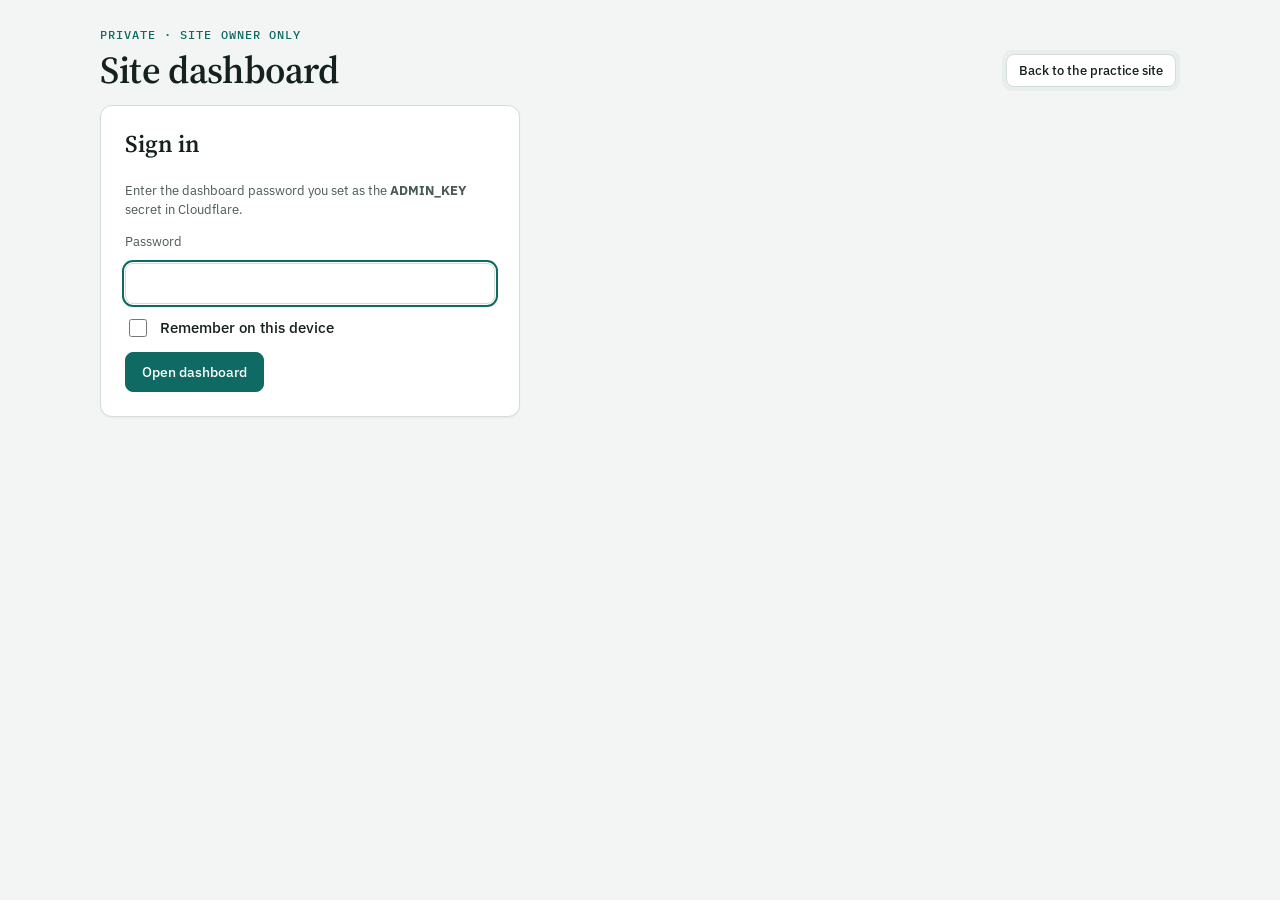
<file: docs/admin.html>
<!doctype html>
<html lang="en">
<head>
<meta charset="utf-8">
<meta name="viewport" content="width=device-width, initial-scale=1, viewport-fit=cover">
<meta name="robots" content="noindex, nofollow">
<title>DFT SJT Site Dashboard</title>
<link rel="icon" href="icon.svg" type="image/svg+xml">
<link rel="preconnect" href="https://fonts.googleapis.com">
<link rel="preconnect" href="https://fonts.gstatic.com" crossorigin>
<link rel="stylesheet" href="https://fonts.googleapis.com/css2?family=IBM+Plex+Mono:wght@400;500;600&family=IBM+Plex+Sans:ital,wght@0,400;0,500;0,600;1,400&family=Source+Serif+4:opsz,wght@8..60,400;8..60,600&display=swap">
<link rel="stylesheet" href="styles.css">
<style>
.dash{display:grid; gap:18px}
.dhead{display:flex; flex-wrap:wrap; gap:10px 16px; align-items:flex-end; justify-content:space-between}
.dmeta{font-size:13px; color:var(--ink-3)}
.login{max-width:420px; display:grid; gap:12px}
.login input[type=password]{font:15px var(--sans); padding:10px 12px; border:1px solid var(--line); border-radius:8px; background:var(--surface); color:var(--ink); width:100%}
.login input:focus{outline:2px solid var(--accent); outline-offset:1px}
.err{color:var(--bad); font-size:13.5px; margin:0}
.tiles6{display:grid; grid-template-columns:repeat(auto-fit, minmax(150px, 1fr)); gap:10px}
.tile .sub2{font-size:12px; color:var(--ink-3)}
.filters{display:flex; flex-wrap:wrap; gap:8px; align-items:center}
.filters .seg{grid-template-columns:repeat(3, auto)}
.charts{display:grid; grid-template-columns:1fr 1fr; gap:14px}
.chartcard{position:relative; background:var(--surface); border:1px solid var(--line); border-radius:12px; padding:16px; min-width:0}
.chartcard h3{margin:0 0 2px; font:600 15px var(--sans)}
.chartcard .cap{margin:0 0 10px; font-size:12.5px; color:var(--ink-3)}
.chartcard svg{width:100%; height:auto; display:block; overflow:visible}
.chartcard .gl{stroke:var(--line); stroke-width:1}
.chartcard .ax{fill:var(--ink-3); font:500 11px var(--mono)}
.chartcard .area{fill:var(--accent-soft); opacity:.75}
.chartcard .ln{fill:none; stroke:var(--accent); stroke-width:2; stroke-linejoin:round; stroke-linecap:round}
.chartcard .bar{fill:var(--accent)}
.chartcard .bar.hot{fill:var(--ink)}
.chartcard .pt{fill:var(--accent); stroke:var(--surface); stroke-width:2}
.chartcard .xh{stroke:var(--ink-3); stroke-width:1; stroke-dasharray:3 3}
.chartcard .hit{fill:transparent; cursor:crosshair}
.tip{position:absolute; pointer-events:none; background:var(--ink); color:var(--ground); font:500 12px/1.4 var(--sans); padding:7px 9px; border-radius:7px; white-space:nowrap; transform:translate(-50%, -110%); box-shadow:var(--shadow)}
.tip b{font-family:var(--mono)}
.datatoggle{font-size:12.5px; margin-top:8px}
.datatoggle summary{cursor:pointer; color:var(--accent)}
.flag{font:600 11.5px var(--mono); padding:3px 8px; border-radius:999px; white-space:nowrap}
.flag.recheck{background:var(--bad-soft); color:var(--bad)}
.flag.watch{background:var(--near-soft); color:var(--near)}
.flag.ok{background:var(--good-soft); color:var(--good)}
.flag.few{background:var(--surface-2); color:var(--ink-3)}
.qrow{cursor:pointer}
.qrow:hover td{background:var(--surface-2)}
.qrow td:first-child{white-space:nowrap}
.qdetail td{background:var(--surface-2); padding:14px}
.qdetail .scn{font:400 15px/1.5 var(--serif); margin:0 0 10px; max-width:70ch}
.qdetail .optt{width:100%; border-collapse:collapse; font-size:13.5px}
.qdetail .optt td,.qdetail .optt th{padding:6px 8px; border-bottom:1px solid var(--line); text-align:left; vertical-align:top}
.qdetail .optt th{font:500 11px var(--mono); text-transform:uppercase; letter-spacing:.05em; color:var(--ink-3)}
.minibar{display:inline-block; height:8px; border-radius:4px; background:var(--accent); vertical-align:middle; margin-right:6px}
.comments{display:grid; gap:8px}
.cmt{background:var(--surface-2); border-radius:10px; padding:10px 12px; font-size:14px}
.cmt .cm{font:500 12px var(--mono); color:var(--ink-3); margin-bottom:4px}
.empty{color:var(--ink-3); font-size:14px}
.meter{height:8px; border-radius:4px; background:var(--surface-2); margin-top:8px; overflow:hidden}
.meter span{display:block; height:100%; background:var(--accent)}
.card .tiles6,.card .chartcard{margin-bottom:14px}
.alerts{display:grid; gap:8px}
.alert{margin:0; padding:10px 14px; border-radius:10px; font-size:14px; border:1px solid}
.alert.red{background:var(--bad-soft); color:var(--bad); border-color:var(--bad)}
.alert.amber{background:var(--near-soft); color:var(--near); border-color:var(--near)}
.alert a{color:inherit; text-decoration:underline; margin-left:6px}
.alertok{margin:0; font-size:13px; color:var(--good)}
.auto{font-size:13px}
.qtools{display:flex; flex-wrap:wrap; gap:8px; align-items:center; margin:10px 0}
.qtools input[type=search]{flex:1 1 220px; font:14px var(--sans); padding:8px 10px; border:1px solid var(--line); border-radius:8px; background:var(--surface); color:var(--ink)}
.qtools input:focus{outline:2px solid var(--accent); outline-offset:1px}
.card .plabel{margin:16px 0 6px}
.errt td{vertical-align:top}
.errt td:nth-child(3){min-width:260px; max-width:48ch; overflow-wrap:anywhere}
.kv{border-collapse:collapse; font-size:12.5px; margin-top:6px}
.kv th{font:500 11px var(--mono); color:var(--ink-3); text-align:left; padding:3px 10px 3px 0; vertical-align:top; white-space:nowrap}
.kv td{padding:3px 0; overflow-wrap:anywhere}
/* wide screens: use the room, as the main site does */
@media (min-width:1360px){
  .wrap{max-width:1320px; padding-inline:28px}
  .dash{grid-template-columns:repeat(2, minmax(0, 1fr)); align-items:start}
  .dash > *{grid-column:1 / -1}
  .dash > .card.half{grid-column:auto; min-width:0}
}
.gcols, .rcols{display:grid; gap:14px 24px}
@media (min-width:1360px){ .gcols{grid-template-columns:minmax(0, 1fr) minmax(0, 1fr)} }
@media (min-width:1640px){ .rcols{grid-template-columns:repeat(3, minmax(0, 1fr))} }
@media (min-width:1640px){ .wrap{max-width:1560px; padding-inline:36px} .tiles6{grid-template-columns:repeat(auto-fit, minmax(170px, 1fr))} }
@media (min-width:2000px){ .wrap{max-width:1760px} }
@media (max-width:760px){ .charts{grid-template-columns:1fr} }
</style>
</head>
<body>
<div class="wrap">
  <header class="top">
    <div>
      <p class="eyebrow">Private · site owner only</p>
      <h1>Site dashboard</h1>
    </div>
    <nav class="views"><a class="btn small" href="./">Back to the practice site</a></nav>
  </header>
  <main id="dash" class="dash" aria-live="polite"></main>
</div>
<script src="questions.js"></script>
<script src="admin.js"></script>
</body>
</html>
</file>
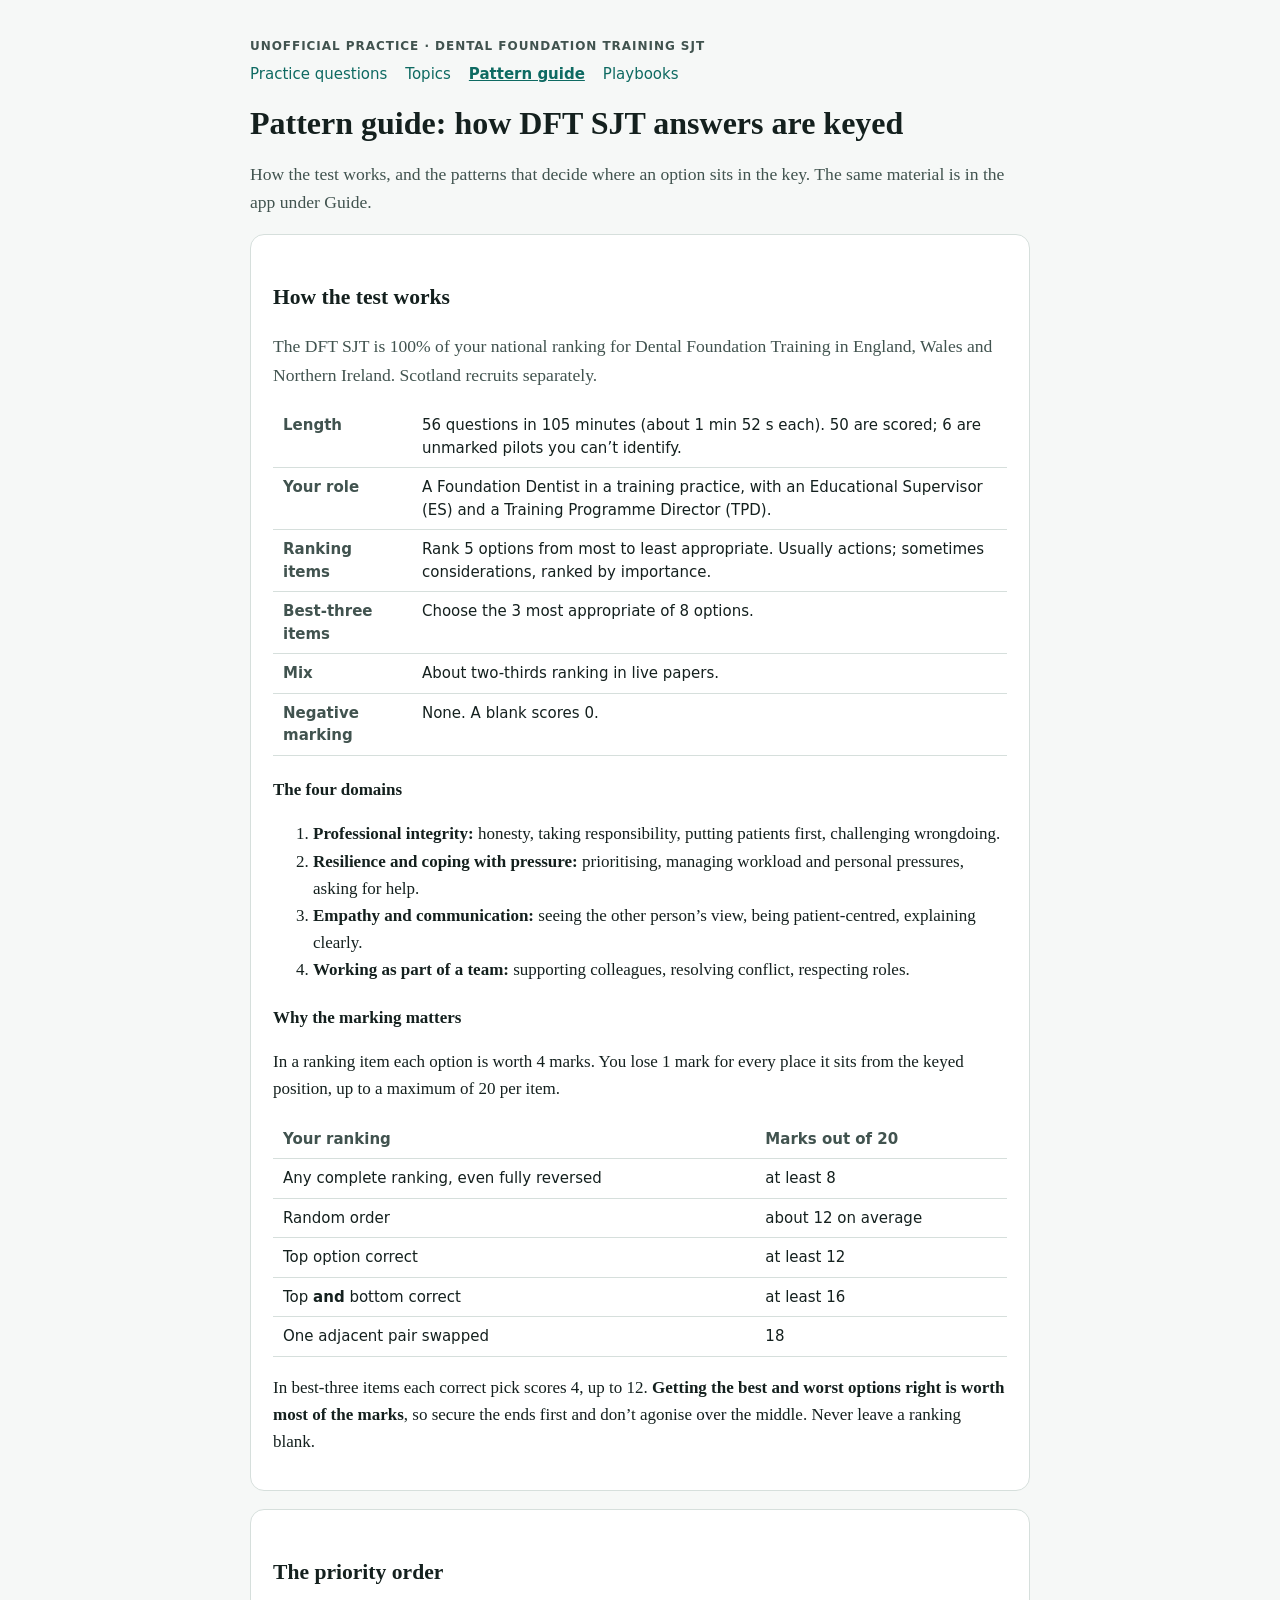
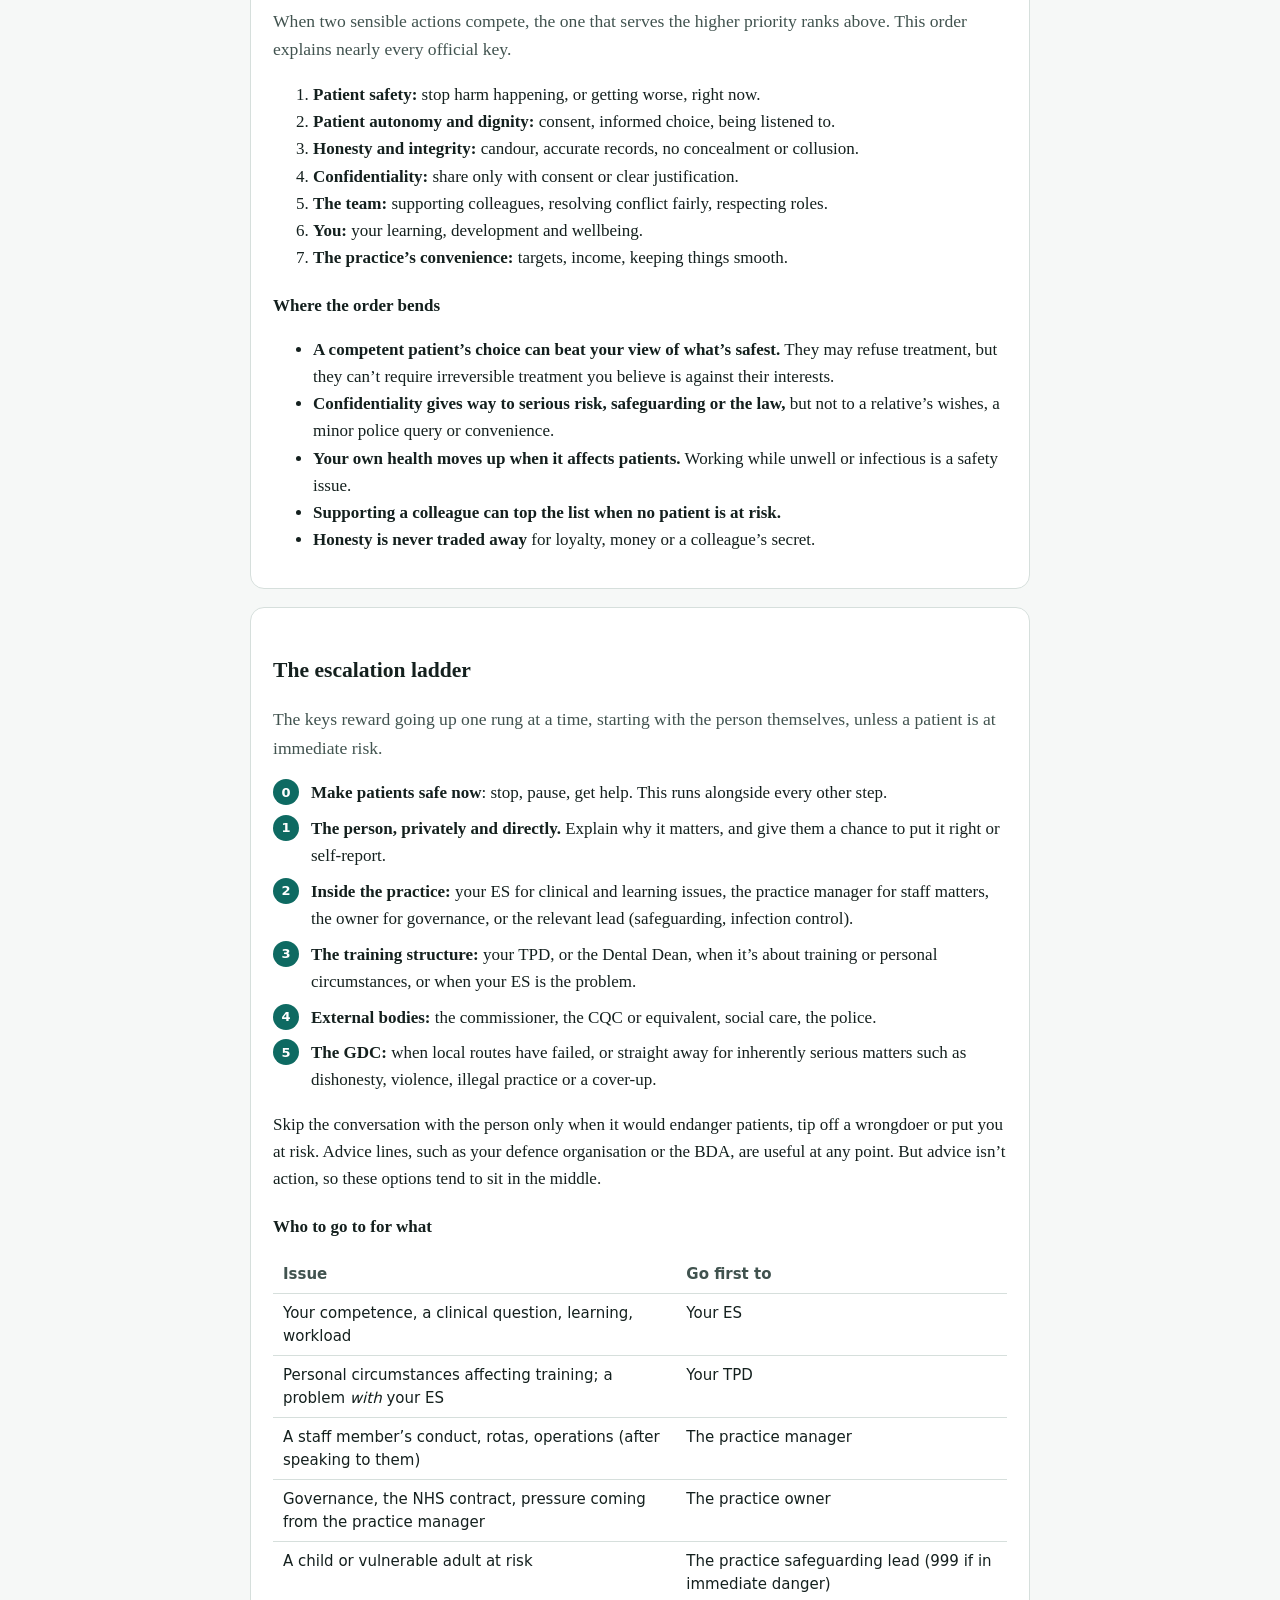
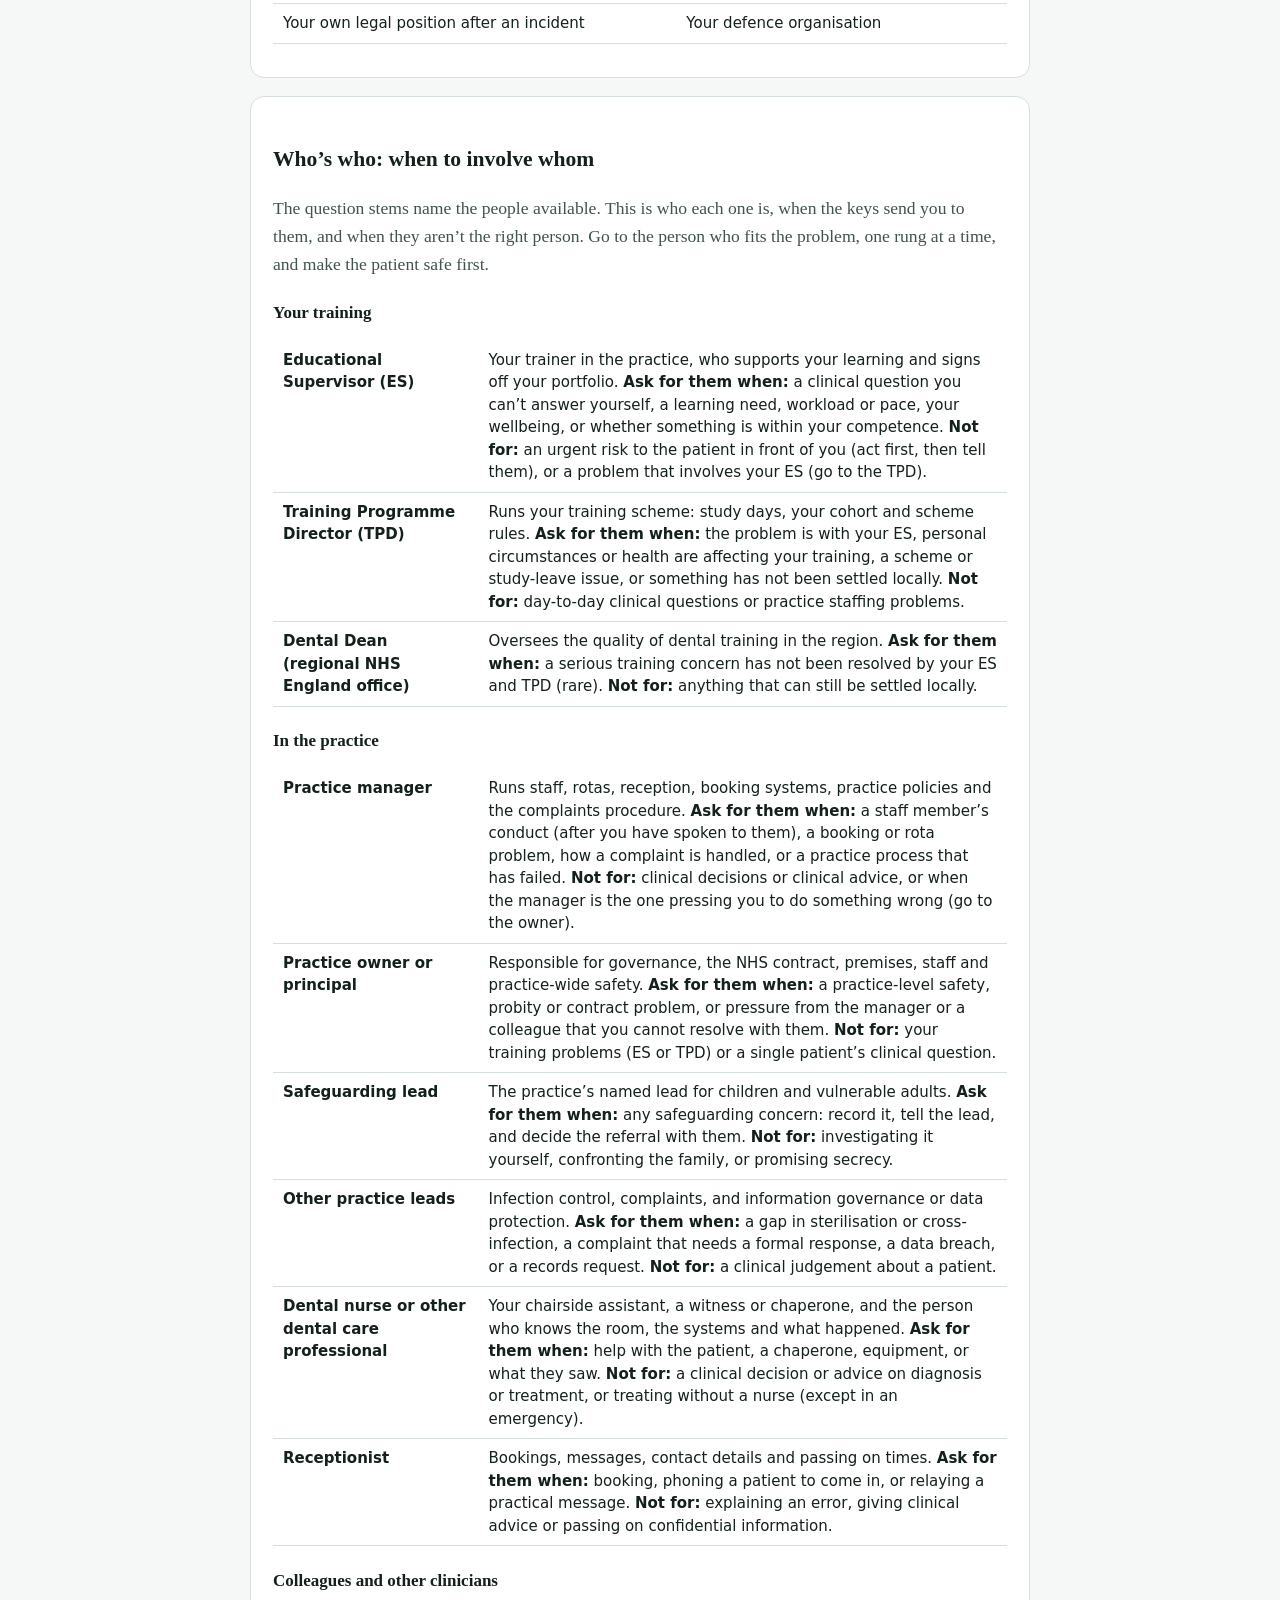
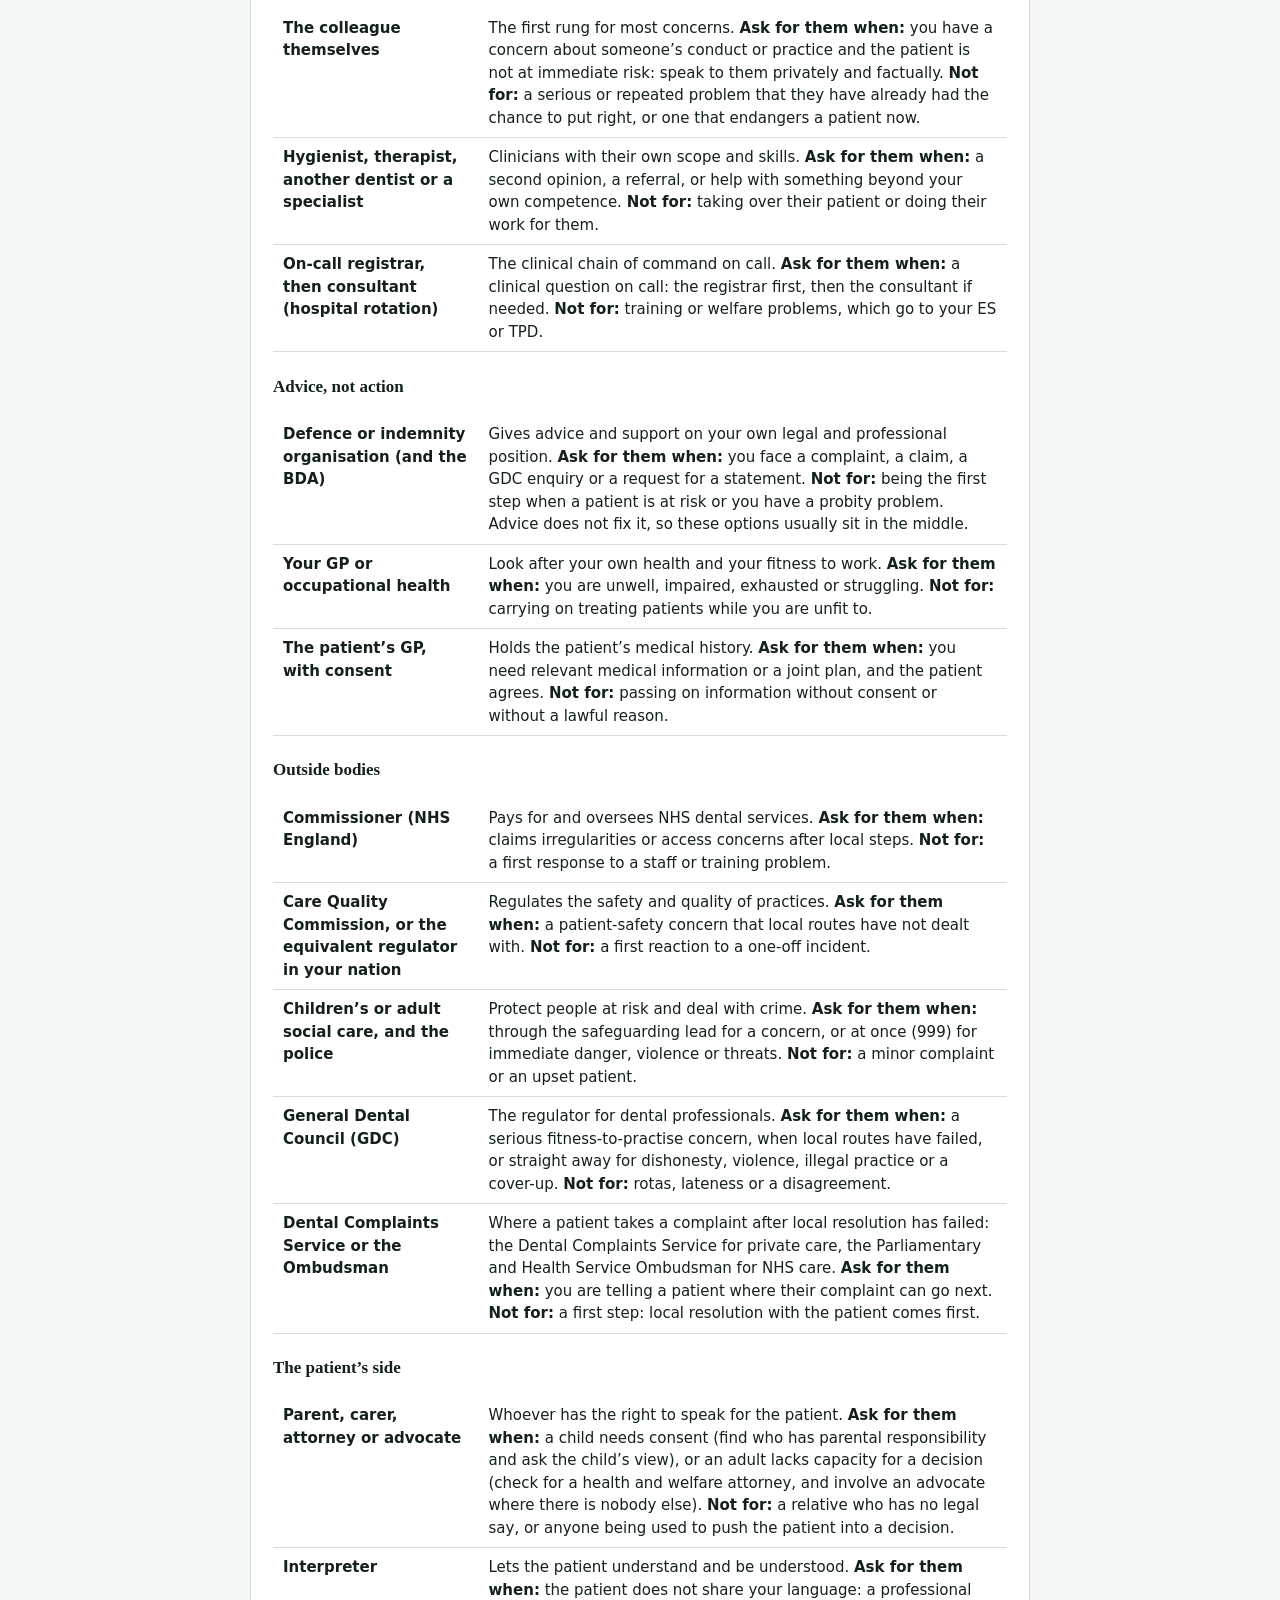
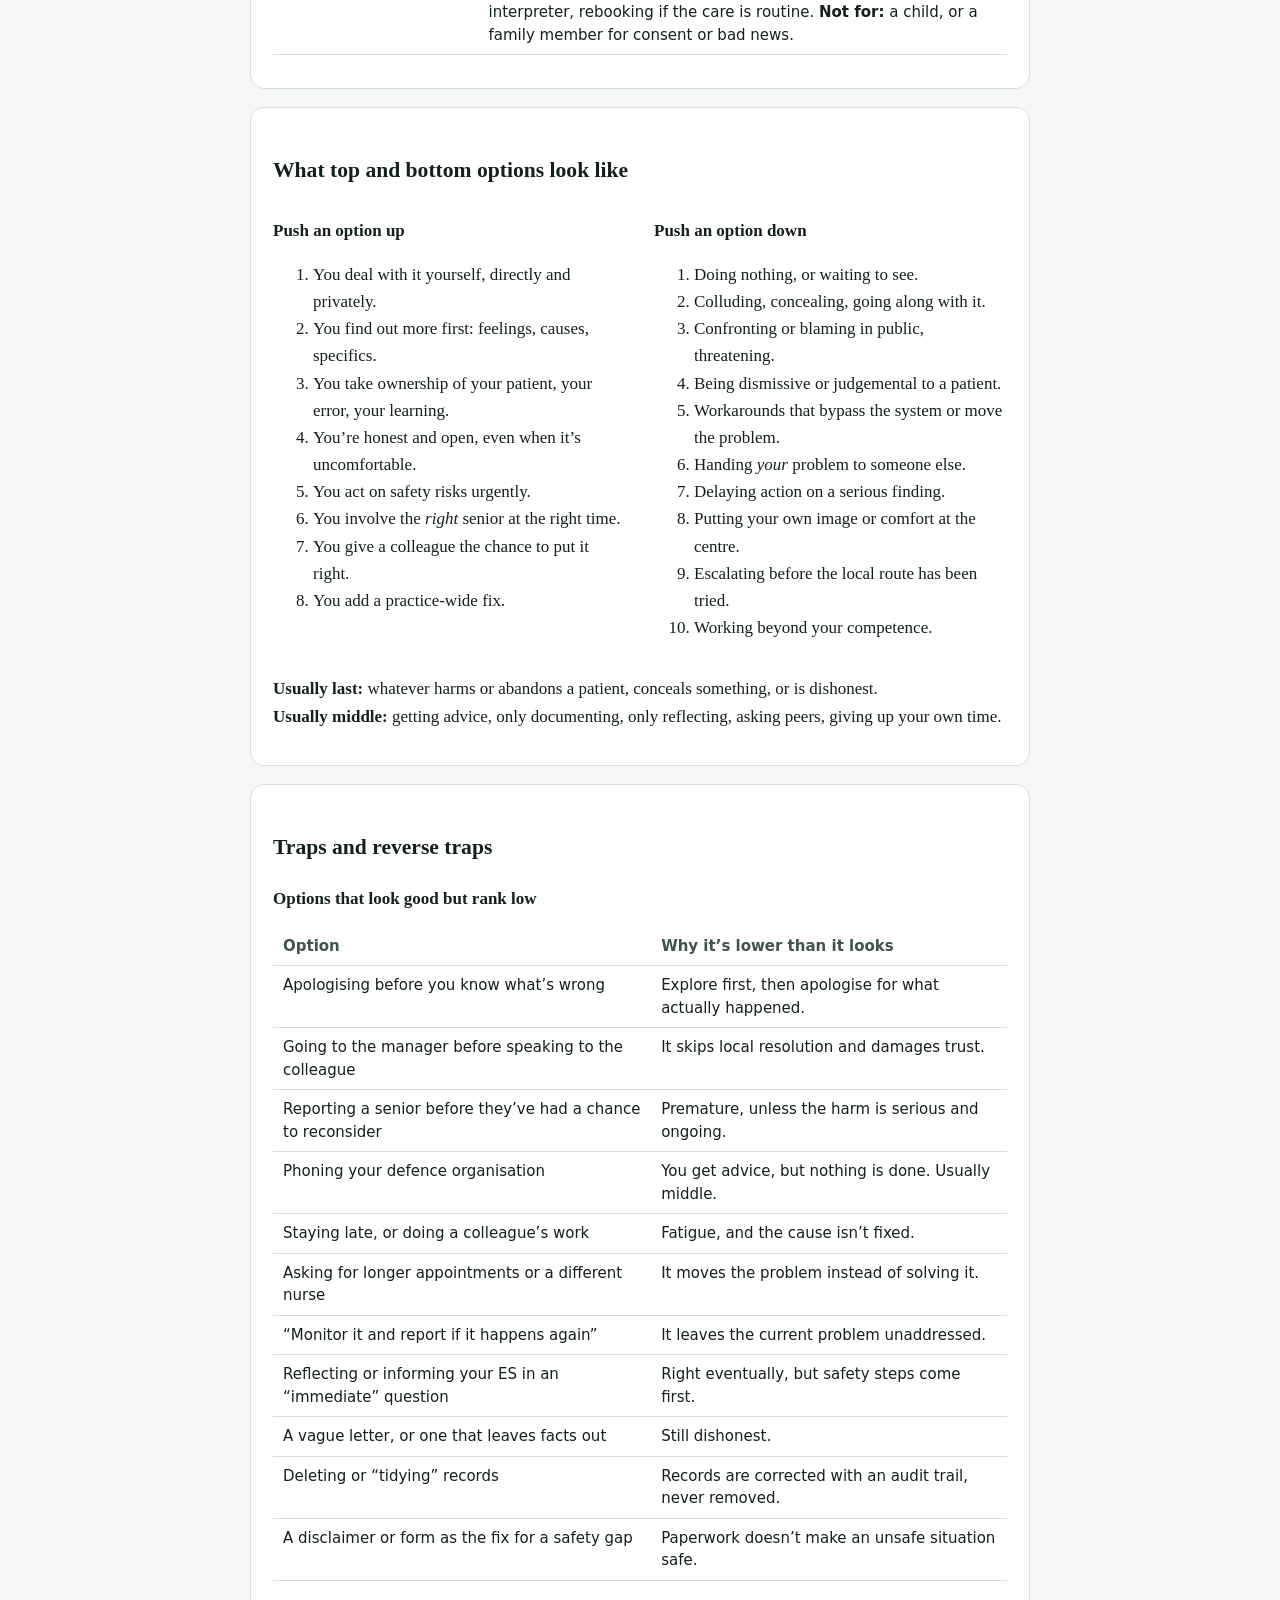
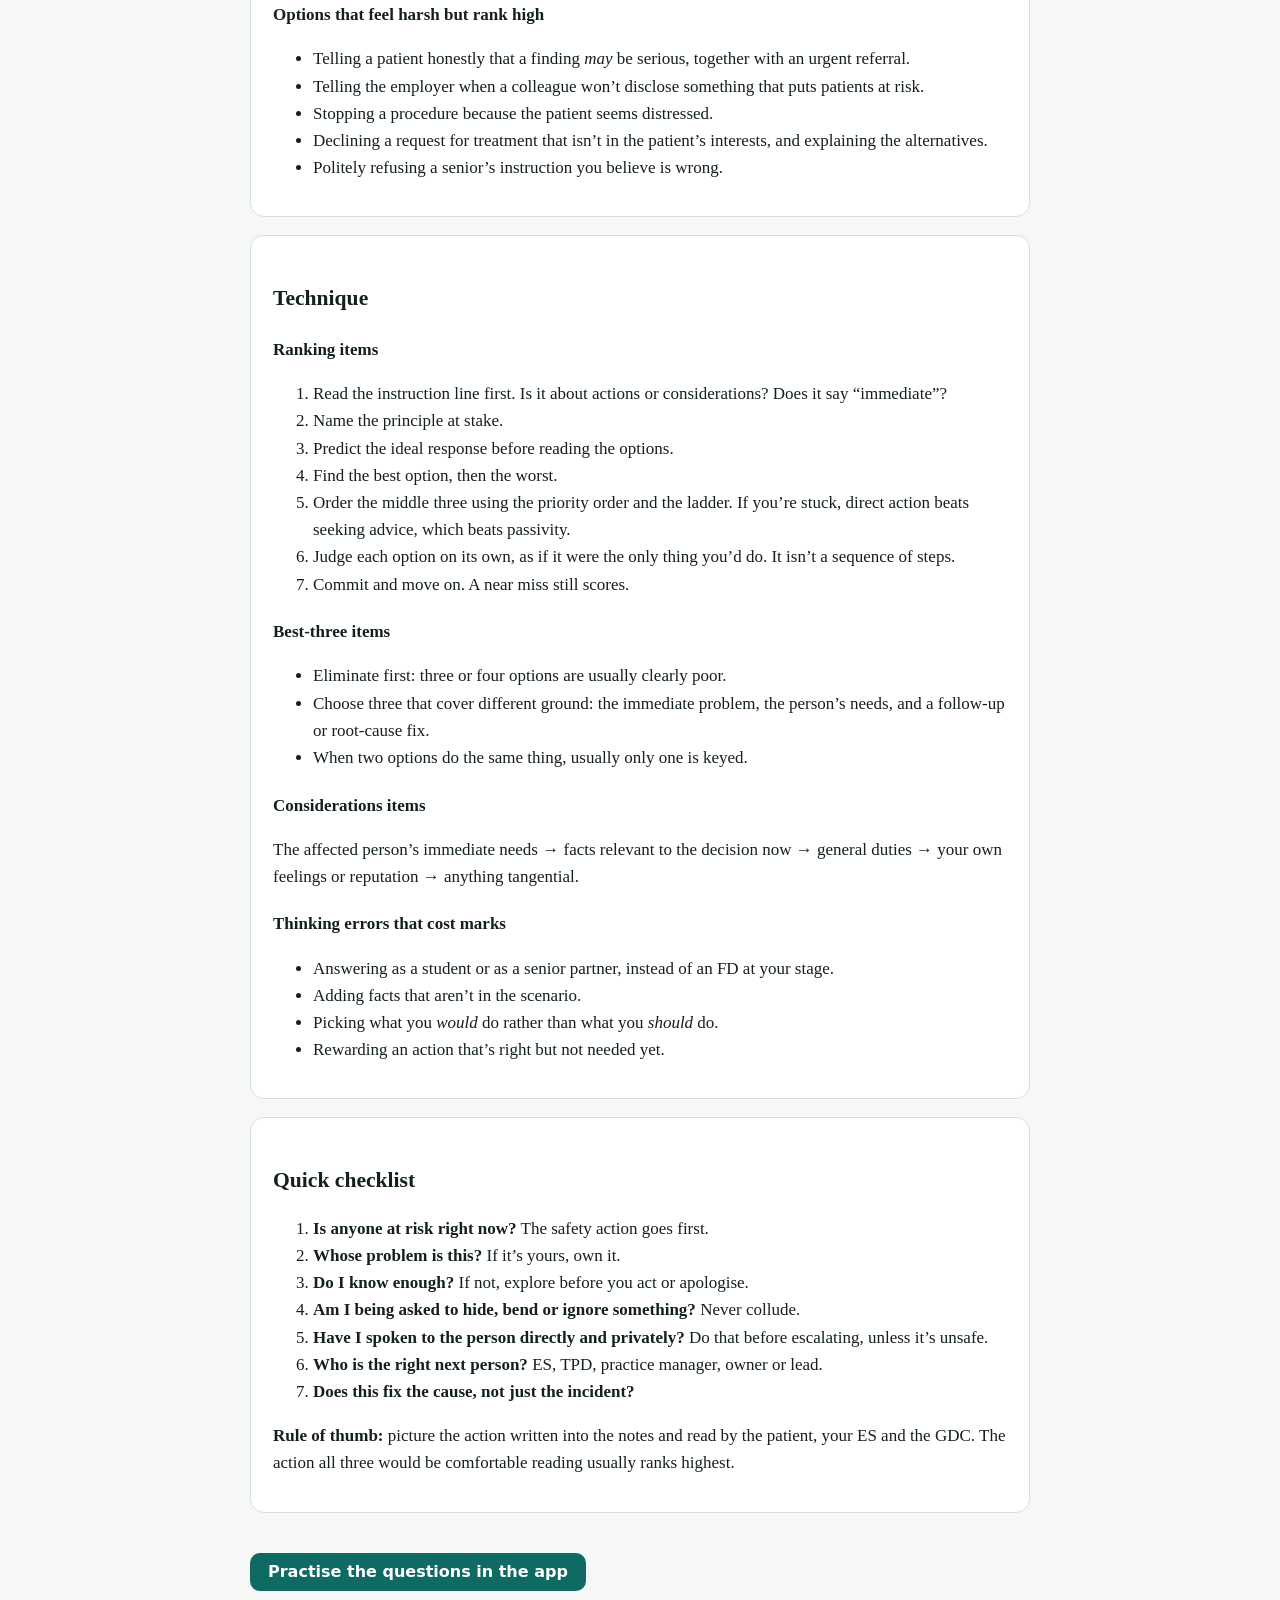
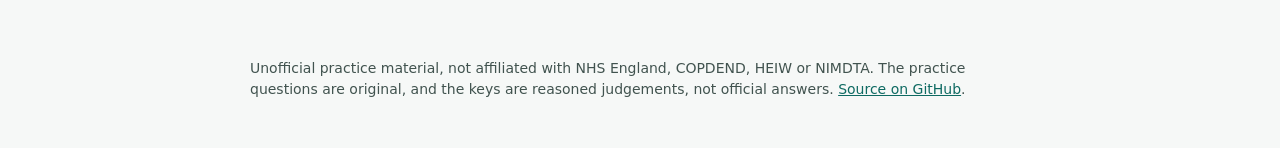
<file: docs/pattern-guide.html>
<!doctype html>
<html lang="en-GB">
<head>
<meta charset="utf-8">
<meta name="viewport" content="width=device-width, initial-scale=1">
<title>Pattern guide: how DFT SJT answers are keyed | DFT SJT Mock Question Bank</title>
<meta name="description" content="How the Dental Foundation Training SJT works and the patterns behind its answers: the priority order, the escalation ladder, what top and bottom options look like, traps and technique.">
<link rel="canonical" href="https://sajeev2112.github.io/dft-sjt-mock/pattern-guide.html">
<link rel="icon" href="icon.svg" type="image/svg+xml">
<meta property="og:type" content="article">
<meta property="og:site_name" content="DFT SJT Mock Question Bank">
<meta property="og:title" content="Pattern guide: how DFT SJT answers are keyed">
<meta property="og:description" content="How the Dental Foundation Training SJT works and the patterns behind its answers: the priority order, the escalation ladder, what top and bottom options look like, traps and technique.">
<meta property="og:url" content="https://sajeev2112.github.io/dft-sjt-mock/pattern-guide.html">
<meta property="og:image" content="https://sajeev2112.github.io/dft-sjt-mock/og-image.png">
<meta name="twitter:card" content="summary_large_image">
<script type="application/ld+json">{"@context":"https://schema.org","@type":"WebPage","name":"Pattern guide: how DFT SJT answers are keyed | DFT SJT Mock Question Bank","description":"How the Dental Foundation Training SJT works and the patterns behind its answers: the priority order, the escalation ladder, what top and bottom options look like, traps and technique.","url":"https://sajeev2112.github.io/dft-sjt-mock/pattern-guide.html","isPartOf":{"@type":"WebSite","name":"DFT SJT Mock Question Bank","url":"https://sajeev2112.github.io/dft-sjt-mock/"},"inLanguage":"en-GB"}</script>
<style>:root{--bg:#f6f8f7;--card:#fff;--ink:#14201e;--ink2:#41534f;--line:#d6dfdc;--accent:#0e6a62}@media(prefers-color-scheme:dark){:root{--bg:#0e1413;--card:#151d1c;--ink:#e8efed;--ink2:#a7b8b4;--line:#27332f;--accent:#6fcfc0}}
*{box-sizing:border-box}body{margin:0;background:var(--bg);color:var(--ink);font:17px/1.6 Georgia,"Times New Roman",serif}main,header,footer{max-width:820px;margin:0 auto;padding:0 20px}header{padding-top:28px}
nav{display:flex;flex-wrap:wrap;gap:6px 18px;font:15px/1.4 system-ui,sans-serif;margin:10px 0 0}nav a{color:var(--accent);text-decoration:none}nav a[aria-current]{font-weight:700;text-decoration:underline}
h1{font-size:2rem;line-height:1.2;margin:.6em 0 .3em}h2{font-size:1.35rem;margin:1.8em 0 .4em}h3,h4{margin:1.2em 0 .3em}.eyebrow{font:600 12px/1 system-ui,sans-serif;letter-spacing:.08em;text-transform:uppercase;color:var(--ink2)}
.lead{font-size:1.1rem;color:var(--ink2)}a{color:var(--accent)}table{border-collapse:collapse;width:100%;font:15px/1.5 system-ui,sans-serif;margin:1em 0}th,td{border-bottom:1px solid var(--line);padding:8px 10px;text-align:left;vertical-align:top}th{color:var(--ink2);font-weight:600}tbody th[scope=row]{width:28%;color:var(--ink)}
.cta{display:inline-block;margin:1.4em 0;padding:11px 18px;background:var(--accent);color:#fff;border-radius:10px;font:600 16px/1 system-ui,sans-serif;text-decoration:none}@media(prefers-color-scheme:dark){.cta{color:#0e1413}}
.ladder{list-style:none;padding:0}.ladder li{display:flex;gap:12px;margin:.5em 0}.ladder li>span{flex:0 0 auto;width:26px;height:26px;border-radius:50%;background:var(--accent);color:#fff;display:grid;place-items:center;font:600 13px system-ui,sans-serif}
.cols{display:grid;grid-template-columns:1fr 1fr;gap:0 28px}@media(max-width:620px){.cols{grid-template-columns:1fr}}.gcols{display:grid;grid-template-columns:1fr 1fr;gap:0 28px}@media(max-width:620px){.gcols{grid-template-columns:1fr}}
footer{padding:28px 20px 48px;color:var(--ink2);font:14px/1.5 system-ui,sans-serif}.sec{background:var(--card);border:1px solid var(--line);border-radius:14px;padding:6px 22px 18px;margin:18px 0}</style>
</head>
<body>
<header>
<p class="eyebrow">Unofficial practice · Dental Foundation Training SJT</p>
<nav aria-label="Pages"><a href="./">Practice questions</a><a href="topics.html">Topics</a><a href="pattern-guide.html" aria-current="page">Pattern guide</a><a href="playbooks.html">Playbooks</a></nav>
</header>
<main>
<h1>Pattern guide: how DFT SJT answers are keyed</h1>
<p class="lead">How the test works, and the patterns that decide where an option sits in the key. The same material is in the app under Guide.</p>
<section class="sec" id="format"><h2>How the test works</h2>
<p class="lead">The DFT SJT is 100% of your national ranking for Dental Foundation Training in England, Wales and Northern Ireland. Scotland recruits separately.</p>
<table class="gtable"><tbody>
<tr><th>Length</th><td>56 questions in 105 minutes (about 1 min 52 s each). 50 are scored; 6 are unmarked pilots you can’t identify.</td></tr>
<tr><th>Your role</th><td>A Foundation Dentist in a training practice, with an Educational Supervisor (ES) and a Training Programme Director (TPD).</td></tr>
<tr><th>Ranking items</th><td>Rank 5 options from most to least appropriate. Usually actions; sometimes considerations, ranked by importance.</td></tr>
<tr><th>Best-three items</th><td>Choose the 3 most appropriate of 8 options.</td></tr>
<tr><th>Mix</th><td>About two-thirds ranking in live papers.</td></tr>
<tr><th>Negative marking</th><td>None. A blank scores 0.</td></tr>
</tbody></table>
<h4>The four domains</h4>
<ol>
<li><b>Professional integrity:</b> honesty, taking responsibility, putting patients first, challenging wrongdoing.</li>
<li><b>Resilience and coping with pressure:</b> prioritising, managing workload and personal pressures, asking for help.</li>
<li><b>Empathy and communication:</b> seeing the other person’s view, being patient-centred, explaining clearly.</li>
<li><b>Working as part of a team:</b> supporting colleagues, resolving conflict, respecting roles.</li>
</ol>
<h4>Why the marking matters</h4>
<p>In a ranking item each option is worth 4 marks. You lose 1 mark for every place it sits from the keyed position, up to a maximum of 20 per item.</p>
<table class="gtable"><thead><tr><th>Your ranking</th><th>Marks out of 20</th></tr></thead><tbody>
<tr><td>Any complete ranking, even fully reversed</td><td>at least 8</td></tr>
<tr><td>Random order</td><td>about 12 on average</td></tr>
<tr><td>Top option correct</td><td>at least 12</td></tr>
<tr><td>Top <b>and</b> bottom correct</td><td>at least 16</td></tr>
<tr><td>One adjacent pair swapped</td><td>18</td></tr>
</tbody></table>
<p>In best-three items each correct pick scores 4, up to 12. <b>Getting the best and worst options right is worth most of the marks</b>, so secure the ends first and don’t agonise over the middle. Never leave a ranking blank.</p></section>
<section class="sec" id="priorities"><h2>The priority order</h2>
<p class="lead">When two sensible actions compete, the one that serves the higher priority ranks above. This order explains nearly every official key.</p>
<ol class="steps">
<li><b>Patient safety:</b> stop harm happening, or getting worse, right now.</li>
<li><b>Patient autonomy and dignity:</b> consent, informed choice, being listened to.</li>
<li><b>Honesty and integrity:</b> candour, accurate records, no concealment or collusion.</li>
<li><b>Confidentiality:</b> share only with consent or clear justification.</li>
<li><b>The team:</b> supporting colleagues, resolving conflict fairly, respecting roles.</li>
<li><b>You:</b> your learning, development and wellbeing.</li>
<li><b>The practice’s convenience:</b> targets, income, keeping things smooth.</li>
</ol>
<h4>Where the order bends</h4>
<ul>
<li><b>A competent patient’s choice can beat your view of what’s safest.</b> They may refuse treatment, but they can’t require irreversible treatment you believe is against their interests.</li>
<li><b>Confidentiality gives way to serious risk, safeguarding or the law,</b> but not to a relative’s wishes, a minor police query or convenience.</li>
<li><b>Your own health moves up when it affects patients.</b> Working while unwell or infectious is a safety issue.</li>
<li><b>Supporting a colleague can top the list when no patient is at risk.</b></li>
<li><b>Honesty is never traded away</b> for loyalty, money or a colleague’s secret.</li>
</ul></section>
<section class="sec" id="ladder"><h2>The escalation ladder</h2>
<p class="lead">The keys reward going up one rung at a time, starting with the person themselves, unless a patient is at immediate risk.</p>
<ol class="ladder">
<li><span>0</span><div><b>Make patients safe now</b>: stop, pause, get help. This runs alongside every other step.</div></li>
<li><span>1</span><div><b>The person, privately and directly.</b> Explain why it matters, and give them a chance to put it right or self-report.</div></li>
<li><span>2</span><div><b>Inside the practice:</b> your ES for clinical and learning issues, the practice manager for staff matters, the owner for governance, or the relevant lead (safeguarding, infection control).</div></li>
<li><span>3</span><div><b>The training structure:</b> your TPD, or the Dental Dean, when it’s about training or personal circumstances, or when your ES is the problem.</div></li>
<li><span>4</span><div><b>External bodies:</b> the commissioner, the CQC or equivalent, social care, the police.</div></li>
<li><span>5</span><div><b>The GDC:</b> when local routes have failed, or straight away for inherently serious matters such as dishonesty, violence, illegal practice or a cover-up.</div></li>
</ol>
<p>Skip the conversation with the person only when it would endanger patients, tip off a wrongdoer or put you at risk. Advice lines, such as your defence organisation or the BDA, are useful at any point. But advice isn’t action, so these options tend to sit in the middle.</p>
<h4>Who to go to for what</h4>
<table class="gtable"><thead><tr><th>Issue</th><th>Go first to</th></tr></thead><tbody>
<tr><td>Your competence, a clinical question, learning, workload</td><td>Your ES</td></tr>
<tr><td>Personal circumstances affecting training; a problem <i>with</i> your ES</td><td>Your TPD</td></tr>
<tr><td>A staff member’s conduct, rotas, operations (after speaking to them)</td><td>The practice manager</td></tr>
<tr><td>Governance, the NHS contract, pressure coming from the practice manager</td><td>The practice owner</td></tr>
<tr><td>A child or vulnerable adult at risk</td><td>The practice safeguarding lead (999 if in immediate danger)</td></tr>
<tr><td>Your own legal position after an incident</td><td>Your defence organisation</td></tr>
</tbody></table></section>
<section class="sec" id="roles"><h2>Who’s who: when to involve whom</h2>
<p class="lead">The question stems name the people available. This is who each one is, when the keys send you to them, and when they aren’t the right person. Go to the person who fits the problem, one rung at a time, and make the patient safe first.</p>
<h4>Your training</h4>
<table class="gtable"><tbody>
<tr><th scope="row">Educational Supervisor (ES)</th><td>Your trainer in the practice, who supports your learning and signs off your portfolio. <b>Ask for them when:</b> a clinical question you can’t answer yourself, a learning need, workload or pace, your wellbeing, or whether something is within your competence. <b>Not for:</b> an urgent risk to the patient in front of you (act first, then tell them), or a problem that involves your ES (go to the TPD).</td></tr>
<tr><th scope="row">Training Programme Director (TPD)</th><td>Runs your training scheme: study days, your cohort and scheme rules. <b>Ask for them when:</b> the problem is with your ES, personal circumstances or health are affecting your training, a scheme or study-leave issue, or something has not been settled locally. <b>Not for:</b> day-to-day clinical questions or practice staffing problems.</td></tr>
<tr><th scope="row">Dental Dean (regional NHS England office)</th><td>Oversees the quality of dental training in the region. <b>Ask for them when:</b> a serious training concern has not been resolved by your ES and TPD (rare). <b>Not for:</b> anything that can still be settled locally.</td></tr>
</tbody></table>
<h4>In the practice</h4>
<table class="gtable"><tbody>
<tr><th scope="row">Practice manager</th><td>Runs staff, rotas, reception, booking systems, practice policies and the complaints procedure. <b>Ask for them when:</b> a staff member’s conduct (after you have spoken to them), a booking or rota problem, how a complaint is handled, or a practice process that has failed. <b>Not for:</b> clinical decisions or clinical advice, or when the manager is the one pressing you to do something wrong (go to the owner).</td></tr>
<tr><th scope="row">Practice owner or principal</th><td>Responsible for governance, the NHS contract, premises, staff and practice-wide safety. <b>Ask for them when:</b> a practice-level safety, probity or contract problem, or pressure from the manager or a colleague that you cannot resolve with them. <b>Not for:</b> your training problems (ES or TPD) or a single patient’s clinical question.</td></tr>
<tr><th scope="row">Safeguarding lead</th><td>The practice’s named lead for children and vulnerable adults. <b>Ask for them when:</b> any safeguarding concern: record it, tell the lead, and decide the referral with them. <b>Not for:</b> investigating it yourself, confronting the family, or promising secrecy.</td></tr>
<tr><th scope="row">Other practice leads</th><td>Infection control, complaints, and information governance or data protection. <b>Ask for them when:</b> a gap in sterilisation or cross-infection, a complaint that needs a formal response, a data breach, or a records request. <b>Not for:</b> a clinical judgement about a patient.</td></tr>
<tr><th scope="row">Dental nurse or other dental care professional</th><td>Your chairside assistant, a witness or chaperone, and the person who knows the room, the systems and what happened. <b>Ask for them when:</b> help with the patient, a chaperone, equipment, or what they saw. <b>Not for:</b> a clinical decision or advice on diagnosis or treatment, or treating without a nurse (except in an emergency).</td></tr>
<tr><th scope="row">Receptionist</th><td>Bookings, messages, contact details and passing on times. <b>Ask for them when:</b> booking, phoning a patient to come in, or relaying a practical message. <b>Not for:</b> explaining an error, giving clinical advice or passing on confidential information.</td></tr>
</tbody></table>
<h4>Colleagues and other clinicians</h4>
<table class="gtable"><tbody>
<tr><th scope="row">The colleague themselves</th><td>The first rung for most concerns. <b>Ask for them when:</b> you have a concern about someone’s conduct or practice and the patient is not at immediate risk: speak to them privately and factually. <b>Not for:</b> a serious or repeated problem that they have already had the chance to put right, or one that endangers a patient now.</td></tr>
<tr><th scope="row">Hygienist, therapist, another dentist or a specialist</th><td>Clinicians with their own scope and skills. <b>Ask for them when:</b> a second opinion, a referral, or help with something beyond your own competence. <b>Not for:</b> taking over their patient or doing their work for them.</td></tr>
<tr><th scope="row">On-call registrar, then consultant (hospital rotation)</th><td>The clinical chain of command on call. <b>Ask for them when:</b> a clinical question on call: the registrar first, then the consultant if needed. <b>Not for:</b> training or welfare problems, which go to your ES or TPD.</td></tr>
</tbody></table>
<h4>Advice, not action</h4>
<table class="gtable"><tbody>
<tr><th scope="row">Defence or indemnity organisation (and the BDA)</th><td>Gives advice and support on your own legal and professional position. <b>Ask for them when:</b> you face a complaint, a claim, a GDC enquiry or a request for a statement. <b>Not for:</b> being the first step when a patient is at risk or you have a probity problem. Advice does not fix it, so these options usually sit in the middle.</td></tr>
<tr><th scope="row">Your GP or occupational health</th><td>Look after your own health and your fitness to work. <b>Ask for them when:</b> you are unwell, impaired, exhausted or struggling. <b>Not for:</b> carrying on treating patients while you are unfit to.</td></tr>
<tr><th scope="row">The patient’s GP, with consent</th><td>Holds the patient’s medical history. <b>Ask for them when:</b> you need relevant medical information or a joint plan, and the patient agrees. <b>Not for:</b> passing on information without consent or without a lawful reason.</td></tr>
</tbody></table>
<h4>Outside bodies</h4>
<table class="gtable"><tbody>
<tr><th scope="row">Commissioner (NHS England)</th><td>Pays for and oversees NHS dental services. <b>Ask for them when:</b> claims irregularities or access concerns after local steps. <b>Not for:</b> a first response to a staff or training problem.</td></tr>
<tr><th scope="row">Care Quality Commission, or the equivalent regulator in your nation</th><td>Regulates the safety and quality of practices. <b>Ask for them when:</b> a patient-safety concern that local routes have not dealt with. <b>Not for:</b> a first reaction to a one-off incident.</td></tr>
<tr><th scope="row">Children’s or adult social care, and the police</th><td>Protect people at risk and deal with crime. <b>Ask for them when:</b> through the safeguarding lead for a concern, or at once (999) for immediate danger, violence or threats. <b>Not for:</b> a minor complaint or an upset patient.</td></tr>
<tr><th scope="row">General Dental Council (GDC)</th><td>The regulator for dental professionals. <b>Ask for them when:</b> a serious fitness-to-practise concern, when local routes have failed, or straight away for dishonesty, violence, illegal practice or a cover-up. <b>Not for:</b> rotas, lateness or a disagreement.</td></tr>
<tr><th scope="row">Dental Complaints Service or the Ombudsman</th><td>Where a patient takes a complaint after local resolution has failed: the Dental Complaints Service for private care, the Parliamentary and Health Service Ombudsman for NHS care. <b>Ask for them when:</b> you are telling a patient where their complaint can go next. <b>Not for:</b> a first step: local resolution with the patient comes first.</td></tr>
</tbody></table>
<h4>The patient’s side</h4>
<table class="gtable"><tbody>
<tr><th scope="row">Parent, carer, attorney or advocate</th><td>Whoever has the right to speak for the patient. <b>Ask for them when:</b> a child needs consent (find who has parental responsibility and ask the child’s view), or an adult lacks capacity for a decision (check for a health and welfare attorney, and involve an advocate where there is nobody else). <b>Not for:</b> a relative who has no legal say, or anyone being used to push the patient into a decision.</td></tr>
<tr><th scope="row">Interpreter</th><td>Lets the patient understand and be understood. <b>Ask for them when:</b> the patient does not share your language: a professional interpreter, rebooking if the care is routine. <b>Not for:</b> a child, or a family member for consent or bad news.</td></tr>
</tbody></table></section>
<section class="sec" id="traits"><h2>What top and bottom options look like</h2>
<div class="gcols">
<div><h4>Push an option up</h4><ol>
<li>You deal with it yourself, directly and privately.</li>
<li>You find out more first: feelings, causes, specifics.</li>
<li>You take ownership of your patient, your error, your learning.</li>
<li>You’re honest and open, even when it’s uncomfortable.</li>
<li>You act on safety risks urgently.</li>
<li>You involve the <i>right</i> senior at the right time.</li>
<li>You give a colleague the chance to put it right.</li>
<li>You add a practice-wide fix.</li>
</ol></div>
<div><h4>Push an option down</h4><ol>
<li>Doing nothing, or waiting to see.</li>
<li>Colluding, concealing, going along with it.</li>
<li>Confronting or blaming in public, threatening.</li>
<li>Being dismissive or judgemental to a patient.</li>
<li>Workarounds that bypass the system or move the problem.</li>
<li>Handing <i>your</i> problem to someone else.</li>
<li>Delaying action on a serious finding.</li>
<li>Putting your own image or comfort at the centre.</li>
<li>Escalating before the local route has been tried.</li>
<li>Working beyond your competence.</li>
</ol></div>
</div>
<p><b>Usually last:</b> whatever harms or abandons a patient, conceals something, or is dishonest.<br><b>Usually middle:</b> getting advice, only documenting, only reflecting, asking peers, giving up your own time.</p></section>
<section class="sec" id="traps"><h2>Traps and reverse traps</h2>
<h4>Options that look good but rank low</h4>
<table class="gtable"><thead><tr><th>Option</th><th>Why it’s lower than it looks</th></tr></thead><tbody>
<tr><td>Apologising before you know what’s wrong</td><td>Explore first, then apologise for what actually happened.</td></tr>
<tr><td>Going to the manager before speaking to the colleague</td><td>It skips local resolution and damages trust.</td></tr>
<tr><td>Reporting a senior before they’ve had a chance to reconsider</td><td>Premature, unless the harm is serious and ongoing.</td></tr>
<tr><td>Phoning your defence organisation</td><td>You get advice, but nothing is done. Usually middle.</td></tr>
<tr><td>Staying late, or doing a colleague’s work</td><td>Fatigue, and the cause isn’t fixed.</td></tr>
<tr><td>Asking for longer appointments or a different nurse</td><td>It moves the problem instead of solving it.</td></tr>
<tr><td>“Monitor it and report if it happens again”</td><td>It leaves the current problem unaddressed.</td></tr>
<tr><td>Reflecting or informing your ES in an “immediate” question</td><td>Right eventually, but safety steps come first.</td></tr>
<tr><td>A vague letter, or one that leaves facts out</td><td>Still dishonest.</td></tr>
<tr><td>Deleting or “tidying” records</td><td>Records are corrected with an audit trail, never removed.</td></tr>
<tr><td>A disclaimer or form as the fix for a safety gap</td><td>Paperwork doesn’t make an unsafe situation safe.</td></tr>
</tbody></table>
<h4>Options that feel harsh but rank high</h4>
<ul>
<li>Telling a patient honestly that a finding <i>may</i> be serious, together with an urgent referral.</li>
<li>Telling the employer when a colleague won’t disclose something that puts patients at risk.</li>
<li>Stopping a procedure because the patient seems distressed.</li>
<li>Declining a request for treatment that isn’t in the patient’s interests, and explaining the alternatives.</li>
<li>Politely refusing a senior’s instruction you believe is wrong.</li>
</ul></section>
<section class="sec" id="technique"><h2>Technique</h2>
<h4>Ranking items</h4>
<ol>
<li>Read the instruction line first. Is it about actions or considerations? Does it say “immediate”?</li>
<li>Name the principle at stake.</li>
<li>Predict the ideal response before reading the options.</li>
<li>Find the best option, then the worst.</li>
<li>Order the middle three using the priority order and the ladder. If you’re stuck, direct action beats seeking advice, which beats passivity.</li>
<li>Judge each option on its own, as if it were the only thing you’d do. It isn’t a sequence of steps.</li>
<li>Commit and move on. A near miss still scores.</li>
</ol>
<h4>Best-three items</h4>
<ul>
<li>Eliminate first: three or four options are usually clearly poor.</li>
<li>Choose three that cover different ground: the immediate problem, the person’s needs, and a follow-up or root-cause fix.</li>
<li>When two options do the same thing, usually only one is keyed.</li>
</ul>
<h4>Considerations items</h4>
<p>The affected person’s immediate needs → facts relevant to the decision now → general duties → your own feelings or reputation → anything tangential.</p>
<h4>Thinking errors that cost marks</h4>
<ul>
<li>Answering as a student or as a senior partner, instead of an FD at your stage.</li>
<li>Adding facts that aren’t in the scenario.</li>
<li>Picking what you <i>would</i> do rather than what you <i>should</i> do.</li>
<li>Rewarding an action that’s right but not needed yet.</li>
</ul></section>
<section class="sec" id="checklist"><h2>Quick checklist</h2>
<ol class="steps">
<li><b>Is anyone at risk right now?</b> The safety action goes first.</li>
<li><b>Whose problem is this?</b> If it’s yours, own it.</li>
<li><b>Do I know enough?</b> If not, explore before you act or apologise.</li>
<li><b>Am I being asked to hide, bend or ignore something?</b> Never collude.</li>
<li><b>Have I spoken to the person directly and privately?</b> Do that before escalating, unless it’s unsafe.</li>
<li><b>Who is the right next person?</b> ES, TPD, practice manager, owner or lead.</li>
<li><b>Does this fix the cause, not just the incident?</b></li>
</ol>
<p><b>Rule of thumb:</b> picture the action written into the notes and read by the patient, your ES and the GDC. The action all three would be comfortable reading usually ranks highest.</p></section>
<p><a class="cta" href="./">Practise the questions in the app</a></p>
</main>
<footer>Unofficial practice material, not affiliated with NHS England, COPDEND, HEIW or NIMDTA. The practice questions are original, and the keys are reasoned judgements, not official answers. <a href="https://github.com/sajeev2112/dft-sjt-mock">Source on GitHub</a>.</footer>
</body>
</html>
</file>
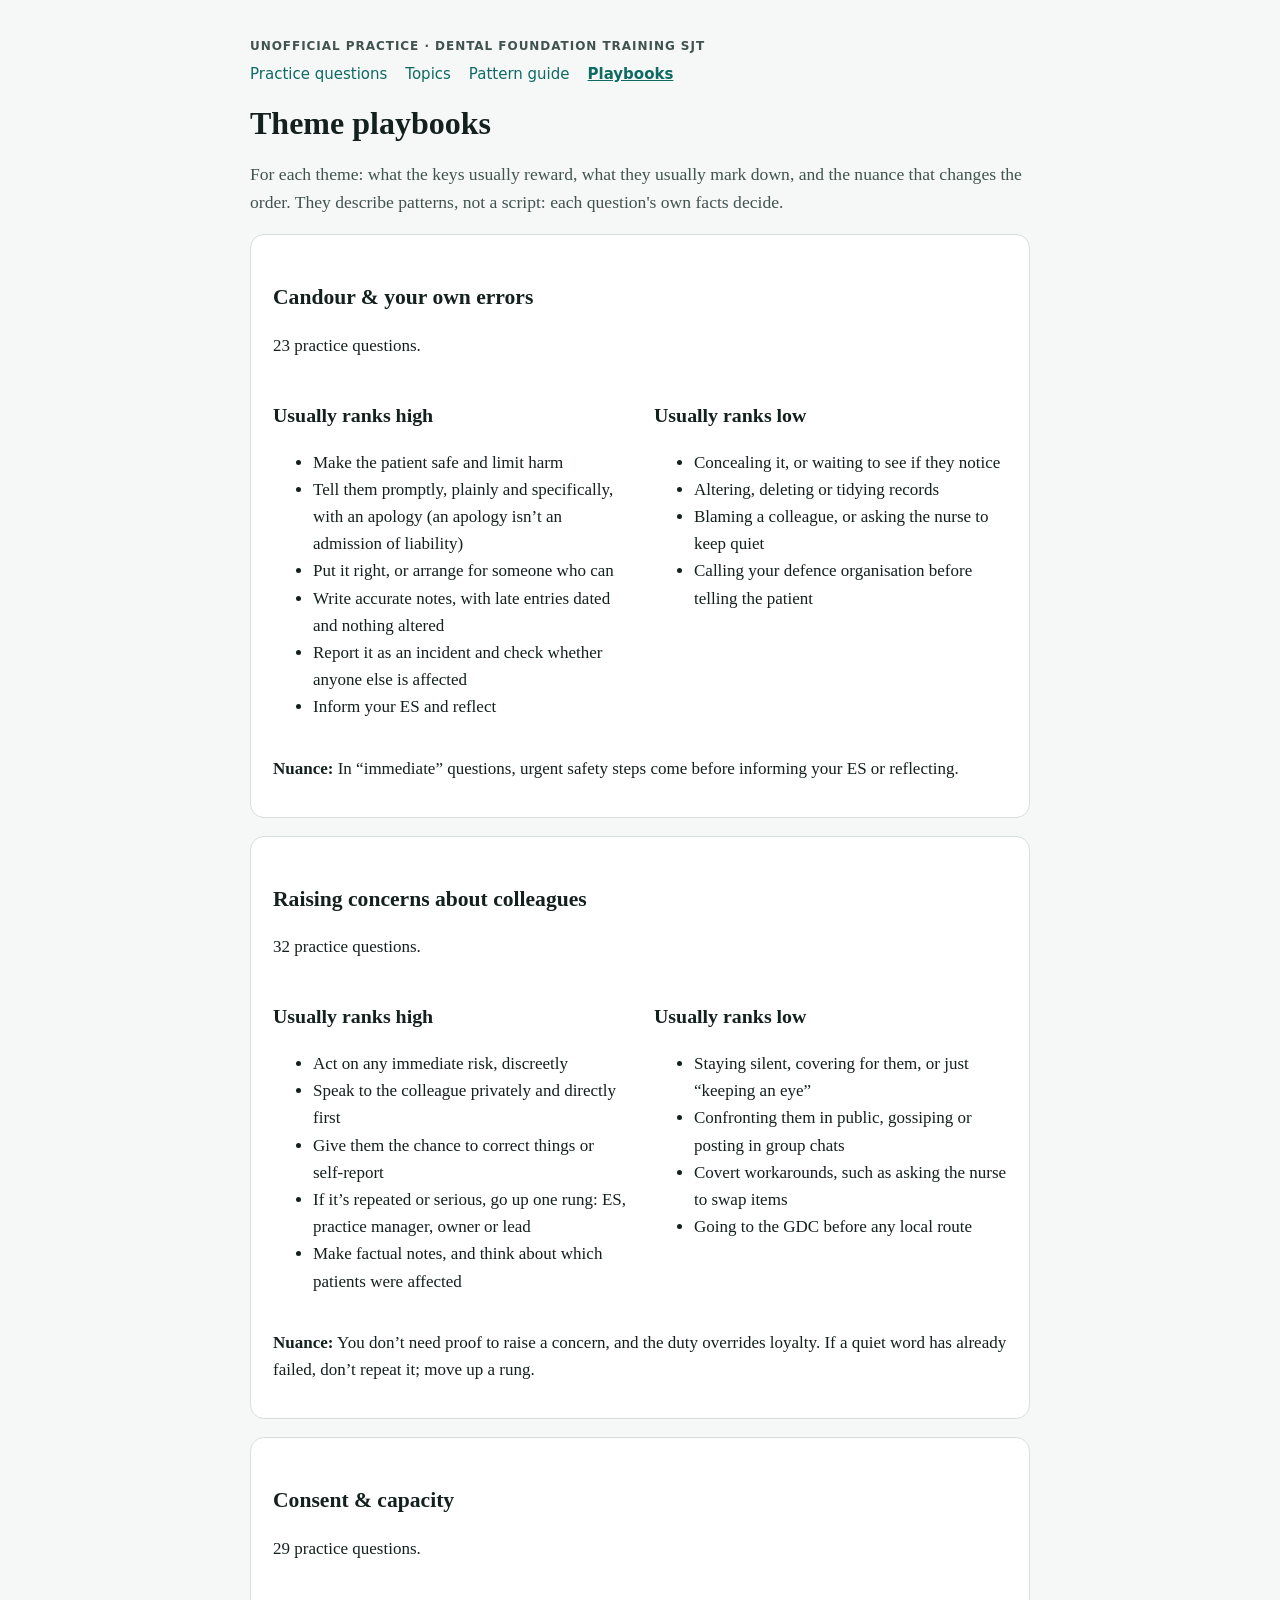
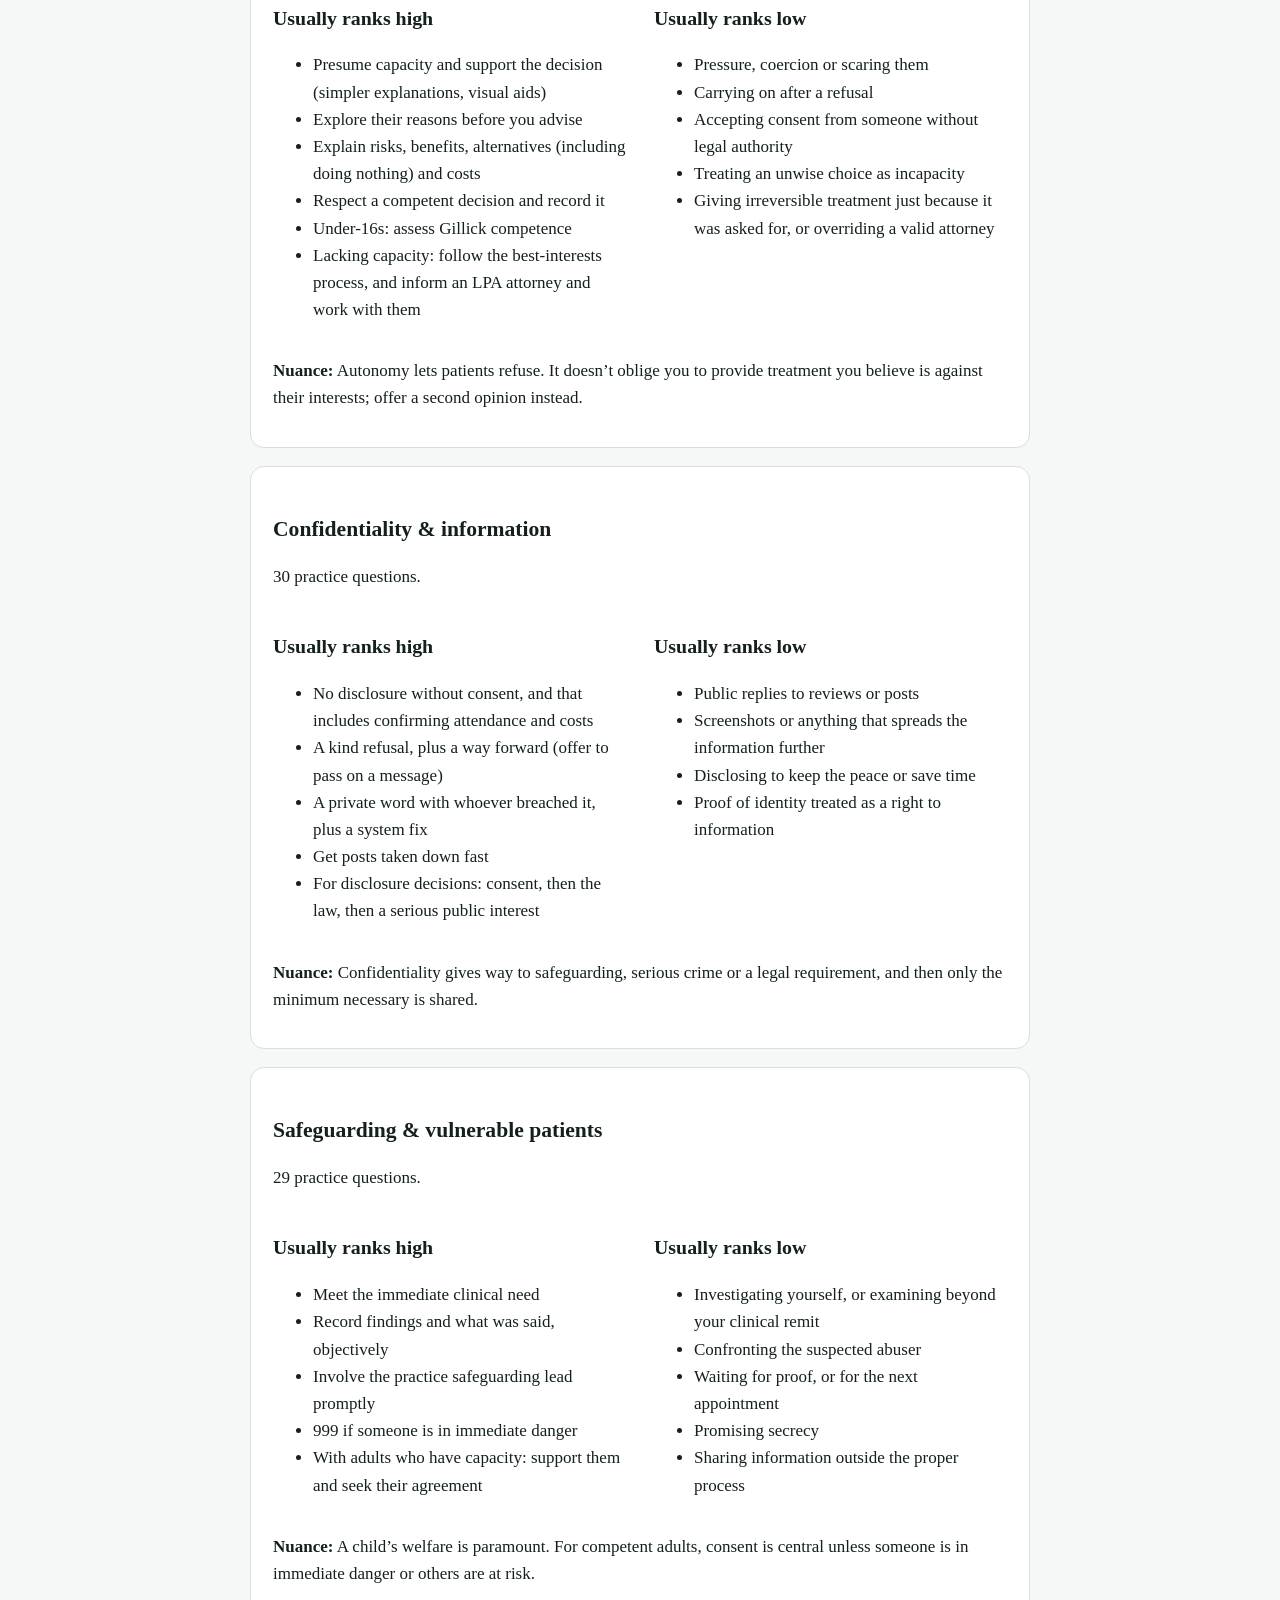
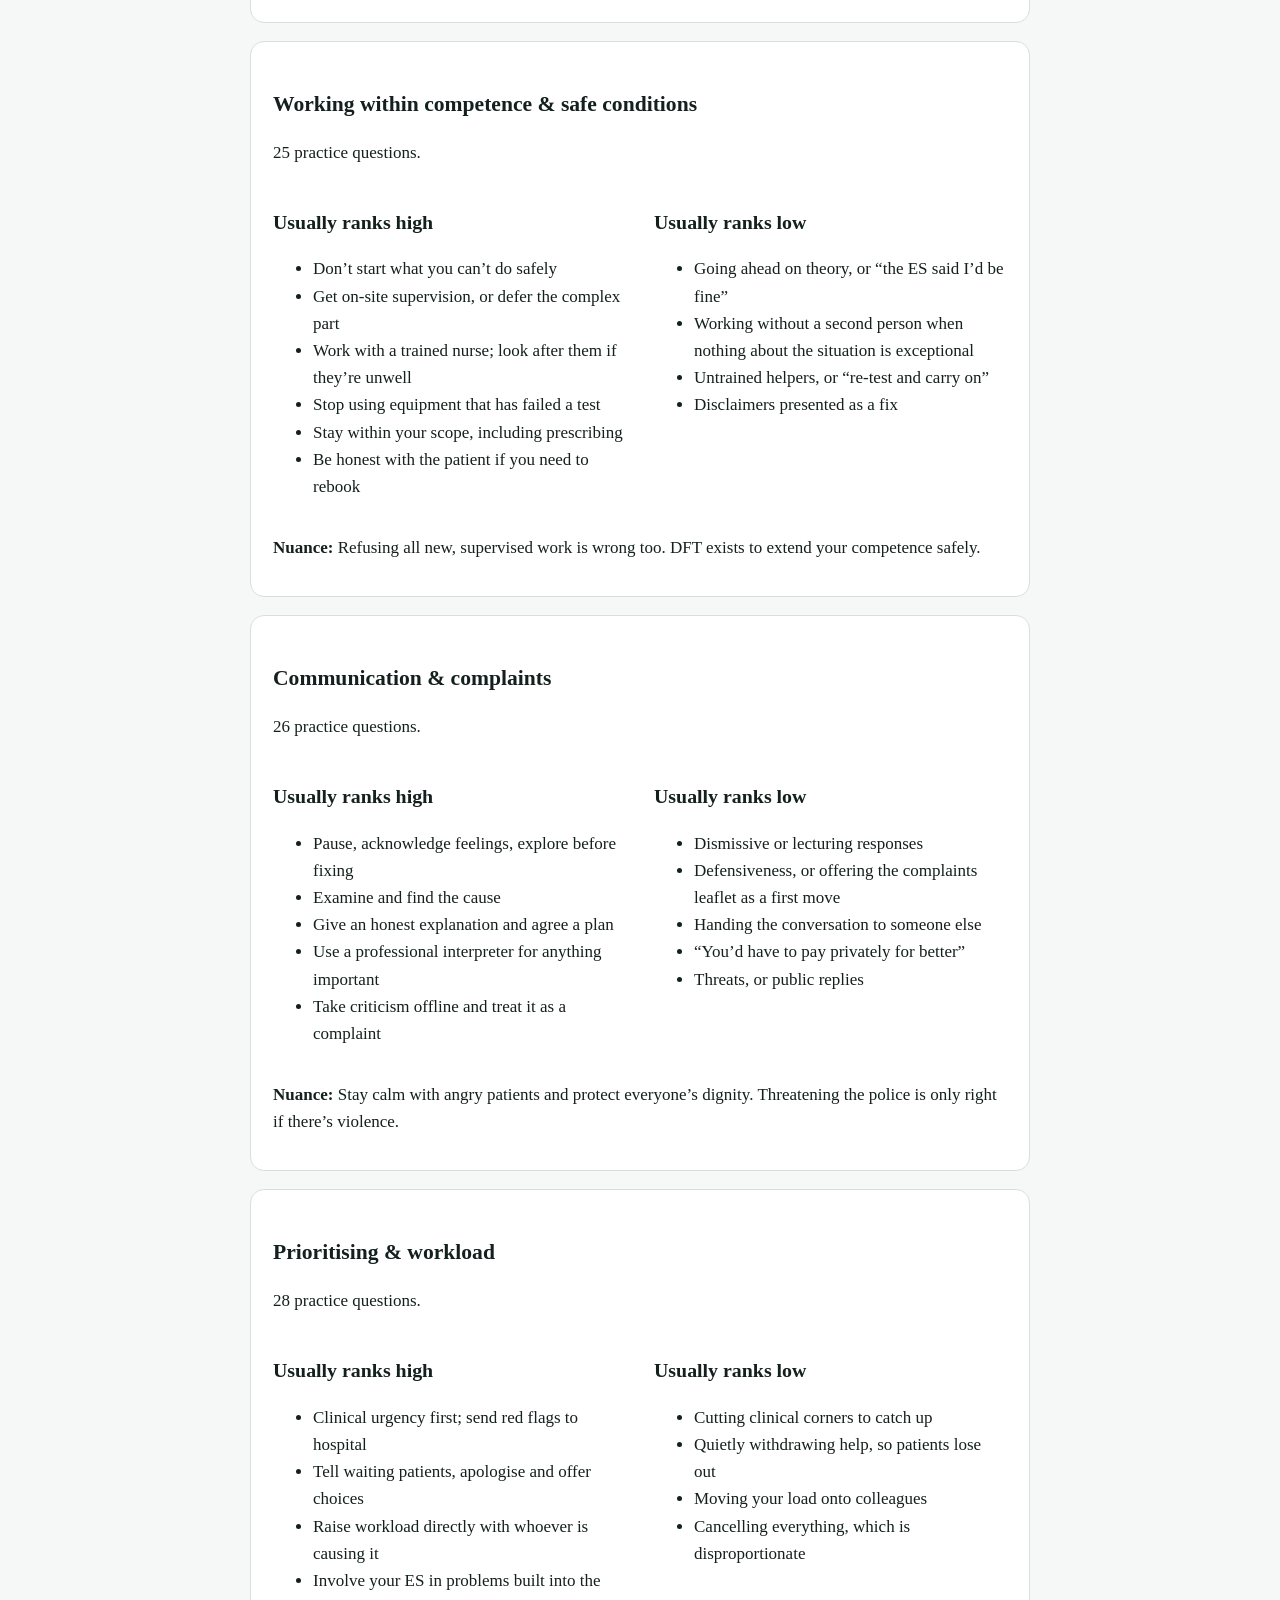
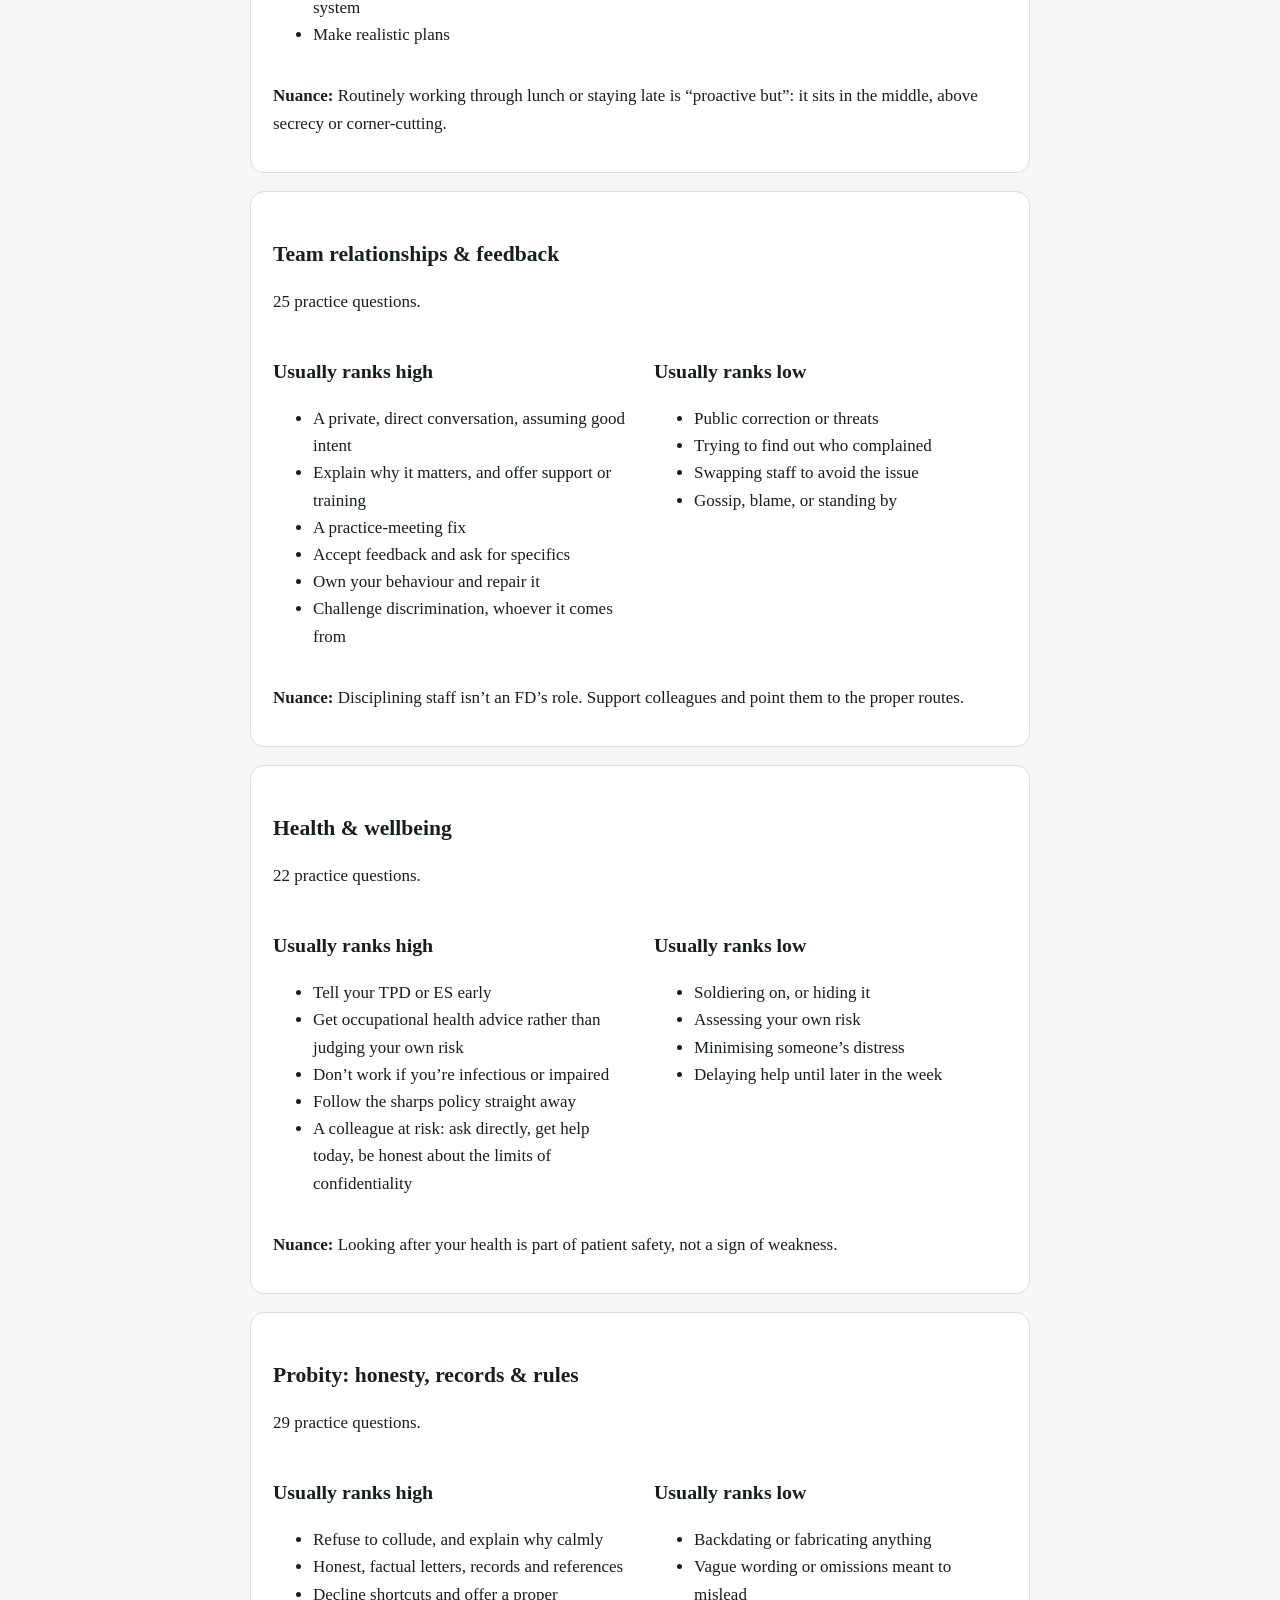
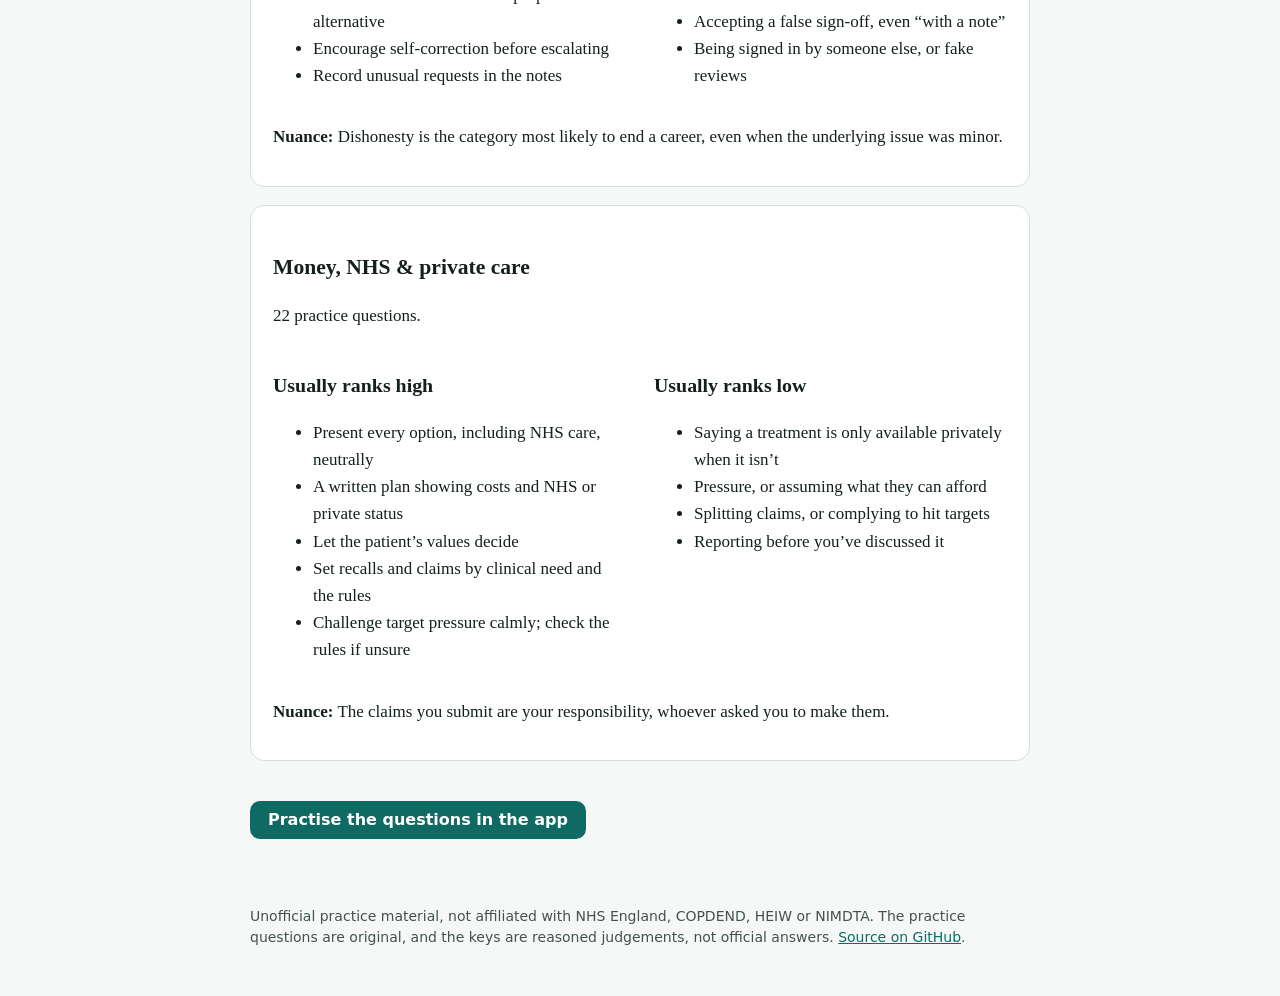
<file: docs/playbooks.html>
<!doctype html>
<html lang="en-GB">
<head>
<meta charset="utf-8">
<meta name="viewport" content="width=device-width, initial-scale=1">
<title>Theme playbooks | DFT SJT Mock Question Bank</title>
<meta name="description" content="For each of the 12 DFT SJT themes: what usually ranks high, what usually ranks low, and the nuance that changes the order.">
<link rel="canonical" href="https://sajeev2112.github.io/dft-sjt-mock/playbooks.html">
<link rel="icon" href="icon.svg" type="image/svg+xml">
<meta property="og:type" content="article">
<meta property="og:site_name" content="DFT SJT Mock Question Bank">
<meta property="og:title" content="Theme playbooks">
<meta property="og:description" content="For each of the 12 DFT SJT themes: what usually ranks high, what usually ranks low, and the nuance that changes the order.">
<meta property="og:url" content="https://sajeev2112.github.io/dft-sjt-mock/playbooks.html">
<meta property="og:image" content="https://sajeev2112.github.io/dft-sjt-mock/og-image.png">
<meta name="twitter:card" content="summary_large_image">
<script type="application/ld+json">{"@context":"https://schema.org","@type":"WebPage","name":"Theme playbooks | DFT SJT Mock Question Bank","description":"For each of the 12 DFT SJT themes: what usually ranks high, what usually ranks low, and the nuance that changes the order.","url":"https://sajeev2112.github.io/dft-sjt-mock/playbooks.html","isPartOf":{"@type":"WebSite","name":"DFT SJT Mock Question Bank","url":"https://sajeev2112.github.io/dft-sjt-mock/"},"inLanguage":"en-GB"}</script>
<style>:root{--bg:#f6f8f7;--card:#fff;--ink:#14201e;--ink2:#41534f;--line:#d6dfdc;--accent:#0e6a62}@media(prefers-color-scheme:dark){:root{--bg:#0e1413;--card:#151d1c;--ink:#e8efed;--ink2:#a7b8b4;--line:#27332f;--accent:#6fcfc0}}
*{box-sizing:border-box}body{margin:0;background:var(--bg);color:var(--ink);font:17px/1.6 Georgia,"Times New Roman",serif}main,header,footer{max-width:820px;margin:0 auto;padding:0 20px}header{padding-top:28px}
nav{display:flex;flex-wrap:wrap;gap:6px 18px;font:15px/1.4 system-ui,sans-serif;margin:10px 0 0}nav a{color:var(--accent);text-decoration:none}nav a[aria-current]{font-weight:700;text-decoration:underline}
h1{font-size:2rem;line-height:1.2;margin:.6em 0 .3em}h2{font-size:1.35rem;margin:1.8em 0 .4em}h3,h4{margin:1.2em 0 .3em}.eyebrow{font:600 12px/1 system-ui,sans-serif;letter-spacing:.08em;text-transform:uppercase;color:var(--ink2)}
.lead{font-size:1.1rem;color:var(--ink2)}a{color:var(--accent)}table{border-collapse:collapse;width:100%;font:15px/1.5 system-ui,sans-serif;margin:1em 0}th,td{border-bottom:1px solid var(--line);padding:8px 10px;text-align:left;vertical-align:top}th{color:var(--ink2);font-weight:600}tbody th[scope=row]{width:28%;color:var(--ink)}
.cta{display:inline-block;margin:1.4em 0;padding:11px 18px;background:var(--accent);color:#fff;border-radius:10px;font:600 16px/1 system-ui,sans-serif;text-decoration:none}@media(prefers-color-scheme:dark){.cta{color:#0e1413}}
.ladder{list-style:none;padding:0}.ladder li{display:flex;gap:12px;margin:.5em 0}.ladder li>span{flex:0 0 auto;width:26px;height:26px;border-radius:50%;background:var(--accent);color:#fff;display:grid;place-items:center;font:600 13px system-ui,sans-serif}
.cols{display:grid;grid-template-columns:1fr 1fr;gap:0 28px}@media(max-width:620px){.cols{grid-template-columns:1fr}}.gcols{display:grid;grid-template-columns:1fr 1fr;gap:0 28px}@media(max-width:620px){.gcols{grid-template-columns:1fr}}
footer{padding:28px 20px 48px;color:var(--ink2);font:14px/1.5 system-ui,sans-serif}.sec{background:var(--card);border:1px solid var(--line);border-radius:14px;padding:6px 22px 18px;margin:18px 0}</style>
</head>
<body>
<header>
<p class="eyebrow">Unofficial practice · Dental Foundation Training SJT</p>
<nav aria-label="Pages"><a href="./">Practice questions</a><a href="topics.html">Topics</a><a href="pattern-guide.html">Pattern guide</a><a href="playbooks.html" aria-current="page">Playbooks</a></nav>
</header>
<main>
<h1>Theme playbooks</h1>
<p class="lead">For each theme: what the keys usually reward, what they usually mark down, and the nuance that changes the order. They describe patterns, not a script: each question's own facts decide.</p>
<section class="sec" id="theme-C"><h2>Candour &amp; your own errors</h2><p>23 practice questions.</p><div class="cols"><div><h3>Usually ranks high</h3><ul><li>Make the patient safe and limit harm</li><li>Tell them promptly, plainly and specifically, with an apology (an apology isn’t an admission of liability)</li><li>Put it right, or arrange for someone who can</li><li>Write accurate notes, with late entries dated and nothing altered</li><li>Report it as an incident and check whether anyone else is affected</li><li>Inform your ES and reflect</li></ul></div><div><h3>Usually ranks low</h3><ul><li>Concealing it, or waiting to see if they notice</li><li>Altering, deleting or tidying records</li><li>Blaming a colleague, or asking the nurse to keep quiet</li><li>Calling your defence organisation before telling the patient</li></ul></div></div><p><b>Nuance:</b> In “immediate” questions, urgent safety steps come before informing your ES or reflecting.</p></section>
<section class="sec" id="theme-R"><h2>Raising concerns about colleagues</h2><p>32 practice questions.</p><div class="cols"><div><h3>Usually ranks high</h3><ul><li>Act on any immediate risk, discreetly</li><li>Speak to the colleague privately and directly first</li><li>Give them the chance to correct things or self-report</li><li>If it’s repeated or serious, go up one rung: ES, practice manager, owner or lead</li><li>Make factual notes, and think about which patients were affected</li></ul></div><div><h3>Usually ranks low</h3><ul><li>Staying silent, covering for them, or just “keeping an eye”</li><li>Confronting them in public, gossiping or posting in group chats</li><li>Covert workarounds, such as asking the nurse to swap items</li><li>Going to the GDC before any local route</li></ul></div></div><p><b>Nuance:</b> You don’t need proof to raise a concern, and the duty overrides loyalty. If a quiet word has already failed, don’t repeat it; move up a rung.</p></section>
<section class="sec" id="theme-K"><h2>Consent &amp; capacity</h2><p>29 practice questions.</p><div class="cols"><div><h3>Usually ranks high</h3><ul><li>Presume capacity and support the decision (simpler explanations, visual aids)</li><li>Explore their reasons before you advise</li><li>Explain risks, benefits, alternatives (including doing nothing) and costs</li><li>Respect a competent decision and record it</li><li>Under-16s: assess Gillick competence</li><li>Lacking capacity: follow the best-interests process, and inform an LPA attorney and work with them</li></ul></div><div><h3>Usually ranks low</h3><ul><li>Pressure, coercion or scaring them</li><li>Carrying on after a refusal</li><li>Accepting consent from someone without legal authority</li><li>Treating an unwise choice as incapacity</li><li>Giving irreversible treatment just because it was asked for, or overriding a valid attorney</li></ul></div></div><p><b>Nuance:</b> Autonomy lets patients refuse. It doesn’t oblige you to provide treatment you believe is against their interests; offer a second opinion instead.</p></section>
<section class="sec" id="theme-F"><h2>Confidentiality &amp; information</h2><p>30 practice questions.</p><div class="cols"><div><h3>Usually ranks high</h3><ul><li>No disclosure without consent, and that includes confirming attendance and costs</li><li>A kind refusal, plus a way forward (offer to pass on a message)</li><li>A private word with whoever breached it, plus a system fix</li><li>Get posts taken down fast</li><li>For disclosure decisions: consent, then the law, then a serious public interest</li></ul></div><div><h3>Usually ranks low</h3><ul><li>Public replies to reviews or posts</li><li>Screenshots or anything that spreads the information further</li><li>Disclosing to keep the peace or save time</li><li>Proof of identity treated as a right to information</li></ul></div></div><p><b>Nuance:</b> Confidentiality gives way to safeguarding, serious crime or a legal requirement, and then only the minimum necessary is shared.</p></section>
<section class="sec" id="theme-S"><h2>Safeguarding &amp; vulnerable patients</h2><p>29 practice questions.</p><div class="cols"><div><h3>Usually ranks high</h3><ul><li>Meet the immediate clinical need</li><li>Record findings and what was said, objectively</li><li>Involve the practice safeguarding lead promptly</li><li>999 if someone is in immediate danger</li><li>With adults who have capacity: support them and seek their agreement</li></ul></div><div><h3>Usually ranks low</h3><ul><li>Investigating yourself, or examining beyond your clinical remit</li><li>Confronting the suspected abuser</li><li>Waiting for proof, or for the next appointment</li><li>Promising secrecy</li><li>Sharing information outside the proper process</li></ul></div></div><p><b>Nuance:</b> A child’s welfare is paramount. For competent adults, consent is central unless someone is in immediate danger or others are at risk.</p></section>
<section class="sec" id="theme-W"><h2>Working within competence &amp; safe conditions</h2><p>25 practice questions.</p><div class="cols"><div><h3>Usually ranks high</h3><ul><li>Don’t start what you can’t do safely</li><li>Get on-site supervision, or defer the complex part</li><li>Work with a trained nurse; look after them if they’re unwell</li><li>Stop using equipment that has failed a test</li><li>Stay within your scope, including prescribing</li><li>Be honest with the patient if you need to rebook</li></ul></div><div><h3>Usually ranks low</h3><ul><li>Going ahead on theory, or “the ES said I’d be fine”</li><li>Working without a second person when nothing about the situation is exceptional</li><li>Untrained helpers, or “re-test and carry on”</li><li>Disclaimers presented as a fix</li></ul></div></div><p><b>Nuance:</b> Refusing all new, supervised work is wrong too. DFT exists to extend your competence safely.</p></section>
<section class="sec" id="theme-M"><h2>Communication &amp; complaints</h2><p>26 practice questions.</p><div class="cols"><div><h3>Usually ranks high</h3><ul><li>Pause, acknowledge feelings, explore before fixing</li><li>Examine and find the cause</li><li>Give an honest explanation and agree a plan</li><li>Use a professional interpreter for anything important</li><li>Take criticism offline and treat it as a complaint</li></ul></div><div><h3>Usually ranks low</h3><ul><li>Dismissive or lecturing responses</li><li>Defensiveness, or offering the complaints leaflet as a first move</li><li>Handing the conversation to someone else</li><li>“You’d have to pay privately for better”</li><li>Threats, or public replies</li></ul></div></div><p><b>Nuance:</b> Stay calm with angry patients and protect everyone’s dignity. Threatening the police is only right if there’s violence.</p></section>
<section class="sec" id="theme-P"><h2>Prioritising &amp; workload</h2><p>28 practice questions.</p><div class="cols"><div><h3>Usually ranks high</h3><ul><li>Clinical urgency first; send red flags to hospital</li><li>Tell waiting patients, apologise and offer choices</li><li>Raise workload directly with whoever is causing it</li><li>Involve your ES in problems built into the system</li><li>Make realistic plans</li></ul></div><div><h3>Usually ranks low</h3><ul><li>Cutting clinical corners to catch up</li><li>Quietly withdrawing help, so patients lose out</li><li>Moving your load onto colleagues</li><li>Cancelling everything, which is disproportionate</li></ul></div></div><p><b>Nuance:</b> Routinely working through lunch or staying late is “proactive but”: it sits in the middle, above secrecy or corner-cutting.</p></section>
<section class="sec" id="theme-T"><h2>Team relationships &amp; feedback</h2><p>25 practice questions.</p><div class="cols"><div><h3>Usually ranks high</h3><ul><li>A private, direct conversation, assuming good intent</li><li>Explain why it matters, and offer support or training</li><li>A practice-meeting fix</li><li>Accept feedback and ask for specifics</li><li>Own your behaviour and repair it</li><li>Challenge discrimination, whoever it comes from</li></ul></div><div><h3>Usually ranks low</h3><ul><li>Public correction or threats</li><li>Trying to find out who complained</li><li>Swapping staff to avoid the issue</li><li>Gossip, blame, or standing by</li></ul></div></div><p><b>Nuance:</b> Disciplining staff isn’t an FD’s role. Support colleagues and point them to the proper routes.</p></section>
<section class="sec" id="theme-H"><h2>Health &amp; wellbeing</h2><p>22 practice questions.</p><div class="cols"><div><h3>Usually ranks high</h3><ul><li>Tell your TPD or ES early</li><li>Get occupational health advice rather than judging your own risk</li><li>Don’t work if you’re infectious or impaired</li><li>Follow the sharps policy straight away</li><li>A colleague at risk: ask directly, get help today, be honest about the limits of confidentiality</li></ul></div><div><h3>Usually ranks low</h3><ul><li>Soldiering on, or hiding it</li><li>Assessing your own risk</li><li>Minimising someone’s distress</li><li>Delaying help until later in the week</li></ul></div></div><p><b>Nuance:</b> Looking after your health is part of patient safety, not a sign of weakness.</p></section>
<section class="sec" id="theme-I"><h2>Probity: honesty, records &amp; rules</h2><p>29 practice questions.</p><div class="cols"><div><h3>Usually ranks high</h3><ul><li>Refuse to collude, and explain why calmly</li><li>Honest, factual letters, records and references</li><li>Decline shortcuts and offer a proper alternative</li><li>Encourage self-correction before escalating</li><li>Record unusual requests in the notes</li></ul></div><div><h3>Usually ranks low</h3><ul><li>Backdating or fabricating anything</li><li>Vague wording or omissions meant to mislead</li><li>Accepting a false sign-off, even “with a note”</li><li>Being signed in by someone else, or fake reviews</li></ul></div></div><p><b>Nuance:</b> Dishonesty is the category most likely to end a career, even when the underlying issue was minor.</p></section>
<section class="sec" id="theme-N"><h2>Money, NHS &amp; private care</h2><p>22 practice questions.</p><div class="cols"><div><h3>Usually ranks high</h3><ul><li>Present every option, including NHS care, neutrally</li><li>A written plan showing costs and NHS or private status</li><li>Let the patient’s values decide</li><li>Set recalls and claims by clinical need and the rules</li><li>Challenge target pressure calmly; check the rules if unsure</li></ul></div><div><h3>Usually ranks low</h3><ul><li>Saying a treatment is only available privately when it isn’t</li><li>Pressure, or assuming what they can afford</li><li>Splitting claims, or complying to hit targets</li><li>Reporting before you’ve discussed it</li></ul></div></div><p><b>Nuance:</b> The claims you submit are your responsibility, whoever asked you to make them.</p></section>
<p><a class="cta" href="./">Practise the questions in the app</a></p>
</main>
<footer>Unofficial practice material, not affiliated with NHS England, COPDEND, HEIW or NIMDTA. The practice questions are original, and the keys are reasoned judgements, not official answers. <a href="https://github.com/sajeev2112/dft-sjt-mock">Source on GitHub</a>.</footer>
</body>
</html>
</file>
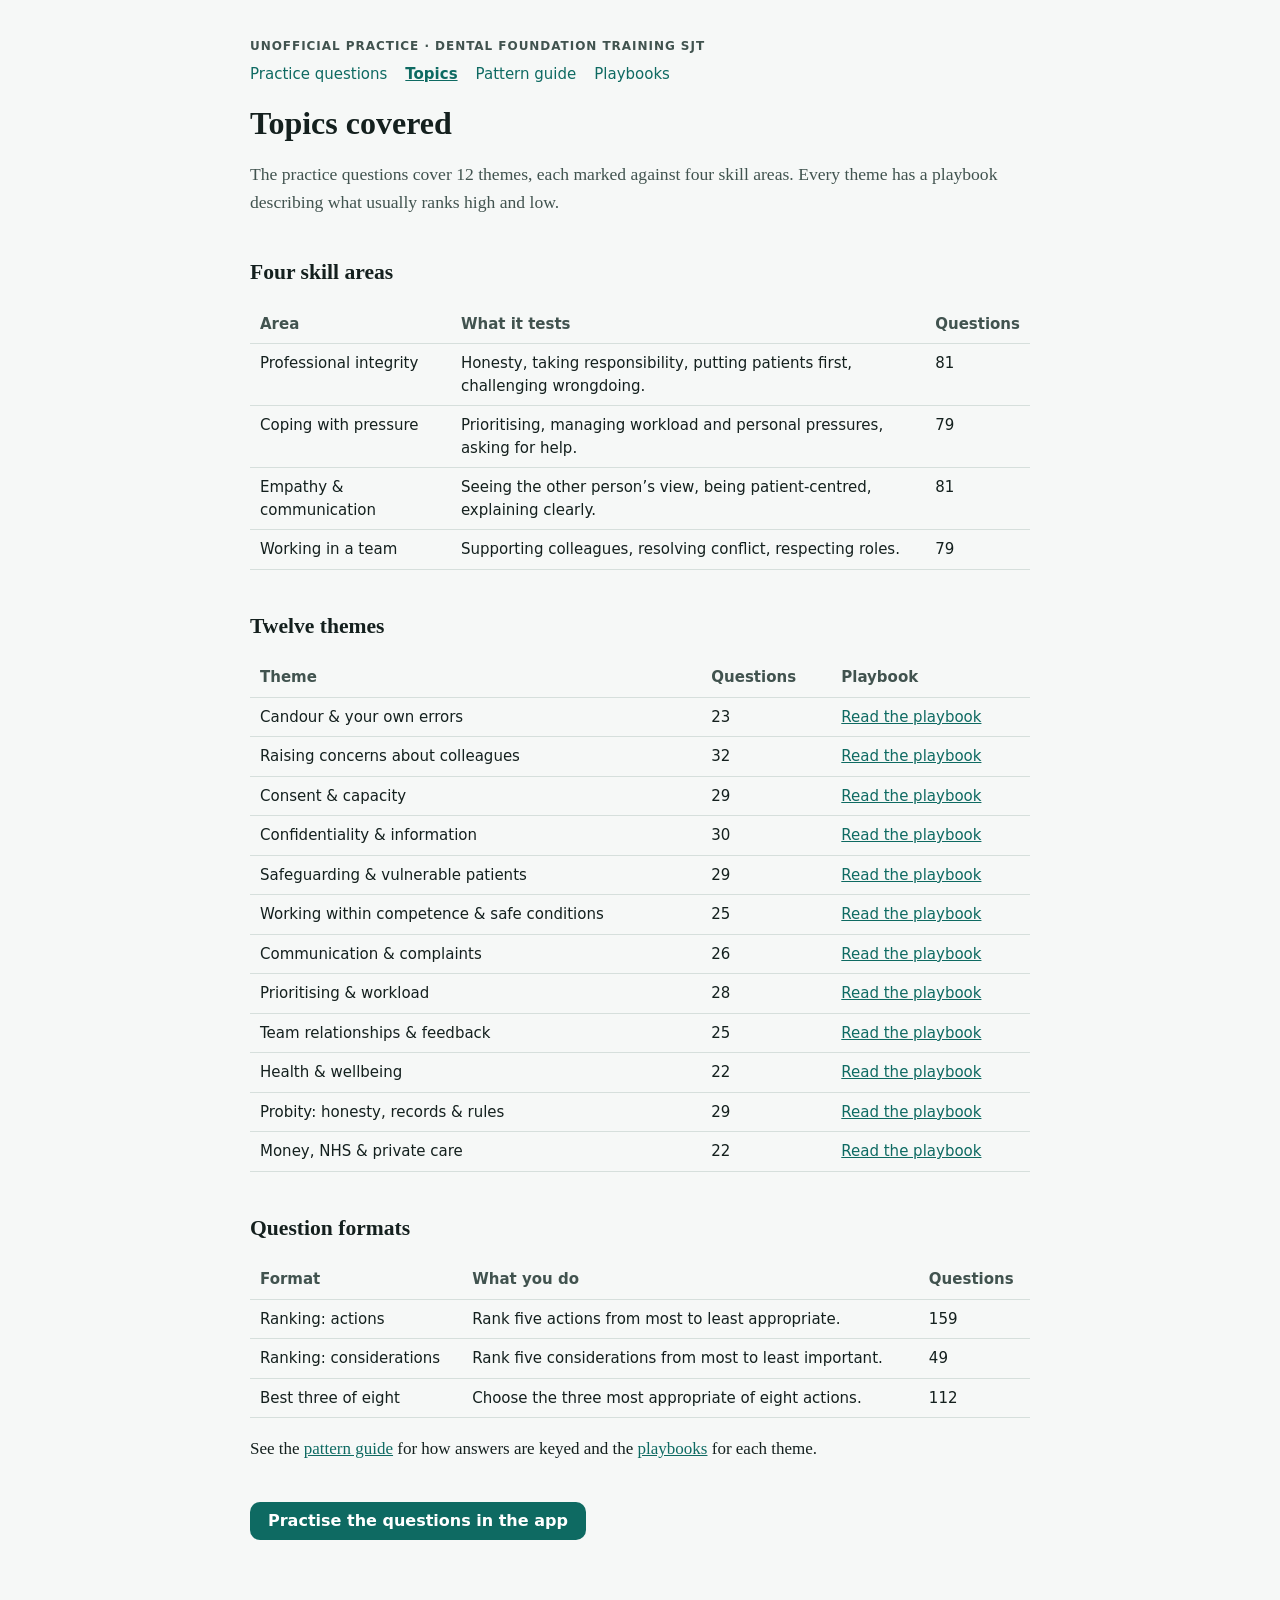
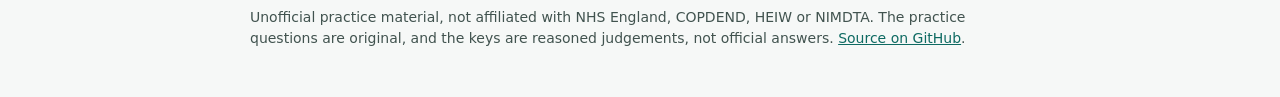
<file: docs/topics.html>
<!doctype html>
<html lang="en-GB">
<head>
<meta charset="utf-8">
<meta name="viewport" content="width=device-width, initial-scale=1">
<title>Topics covered | DFT SJT Mock Question Bank</title>
<meta name="description" content="The 12 themes and 4 skill areas covered by the 320 practice questions for the Dental Foundation Training situational judgement test (SJT).">
<link rel="canonical" href="https://sajeev2112.github.io/dft-sjt-mock/topics.html">
<link rel="icon" href="icon.svg" type="image/svg+xml">
<meta property="og:type" content="article">
<meta property="og:site_name" content="DFT SJT Mock Question Bank">
<meta property="og:title" content="Topics covered">
<meta property="og:description" content="The 12 themes and 4 skill areas covered by the 320 practice questions for the Dental Foundation Training situational judgement test (SJT).">
<meta property="og:url" content="https://sajeev2112.github.io/dft-sjt-mock/topics.html">
<meta property="og:image" content="https://sajeev2112.github.io/dft-sjt-mock/og-image.png">
<meta name="twitter:card" content="summary_large_image">
<script type="application/ld+json">{"@context":"https://schema.org","@type":"WebPage","name":"Topics covered | DFT SJT Mock Question Bank","description":"The 12 themes and 4 skill areas covered by the 320 practice questions for the Dental Foundation Training situational judgement test (SJT).","url":"https://sajeev2112.github.io/dft-sjt-mock/topics.html","isPartOf":{"@type":"WebSite","name":"DFT SJT Mock Question Bank","url":"https://sajeev2112.github.io/dft-sjt-mock/"},"inLanguage":"en-GB"}</script>
<style>:root{--bg:#f6f8f7;--card:#fff;--ink:#14201e;--ink2:#41534f;--line:#d6dfdc;--accent:#0e6a62}@media(prefers-color-scheme:dark){:root{--bg:#0e1413;--card:#151d1c;--ink:#e8efed;--ink2:#a7b8b4;--line:#27332f;--accent:#6fcfc0}}
*{box-sizing:border-box}body{margin:0;background:var(--bg);color:var(--ink);font:17px/1.6 Georgia,"Times New Roman",serif}main,header,footer{max-width:820px;margin:0 auto;padding:0 20px}header{padding-top:28px}
nav{display:flex;flex-wrap:wrap;gap:6px 18px;font:15px/1.4 system-ui,sans-serif;margin:10px 0 0}nav a{color:var(--accent);text-decoration:none}nav a[aria-current]{font-weight:700;text-decoration:underline}
h1{font-size:2rem;line-height:1.2;margin:.6em 0 .3em}h2{font-size:1.35rem;margin:1.8em 0 .4em}h3,h4{margin:1.2em 0 .3em}.eyebrow{font:600 12px/1 system-ui,sans-serif;letter-spacing:.08em;text-transform:uppercase;color:var(--ink2)}
.lead{font-size:1.1rem;color:var(--ink2)}a{color:var(--accent)}table{border-collapse:collapse;width:100%;font:15px/1.5 system-ui,sans-serif;margin:1em 0}th,td{border-bottom:1px solid var(--line);padding:8px 10px;text-align:left;vertical-align:top}th{color:var(--ink2);font-weight:600}tbody th[scope=row]{width:28%;color:var(--ink)}
.cta{display:inline-block;margin:1.4em 0;padding:11px 18px;background:var(--accent);color:#fff;border-radius:10px;font:600 16px/1 system-ui,sans-serif;text-decoration:none}@media(prefers-color-scheme:dark){.cta{color:#0e1413}}
.ladder{list-style:none;padding:0}.ladder li{display:flex;gap:12px;margin:.5em 0}.ladder li>span{flex:0 0 auto;width:26px;height:26px;border-radius:50%;background:var(--accent);color:#fff;display:grid;place-items:center;font:600 13px system-ui,sans-serif}
.cols{display:grid;grid-template-columns:1fr 1fr;gap:0 28px}@media(max-width:620px){.cols{grid-template-columns:1fr}}.gcols{display:grid;grid-template-columns:1fr 1fr;gap:0 28px}@media(max-width:620px){.gcols{grid-template-columns:1fr}}
footer{padding:28px 20px 48px;color:var(--ink2);font:14px/1.5 system-ui,sans-serif}.sec{background:var(--card);border:1px solid var(--line);border-radius:14px;padding:6px 22px 18px;margin:18px 0}</style>
</head>
<body>
<header>
<p class="eyebrow">Unofficial practice · Dental Foundation Training SJT</p>
<nav aria-label="Pages"><a href="./">Practice questions</a><a href="topics.html" aria-current="page">Topics</a><a href="pattern-guide.html">Pattern guide</a><a href="playbooks.html">Playbooks</a></nav>
</header>
<main>
<h1>Topics covered</h1>
<p class="lead">The practice questions cover 12 themes, each marked against four skill areas. Every theme has a playbook describing what usually ranks high and low.</p>
<h2>Four skill areas</h2>
<table><thead><tr><th>Area</th><th>What it tests</th><th>Questions</th></tr></thead><tbody><tr><td>Professional integrity</td><td>Honesty, taking responsibility, putting patients first, challenging wrongdoing.</td><td>81</td></tr><tr><td>Coping with pressure</td><td>Prioritising, managing workload and personal pressures, asking for help.</td><td>79</td></tr><tr><td>Empathy &amp; communication</td><td>Seeing the other person’s view, being patient-centred, explaining clearly.</td><td>81</td></tr><tr><td>Working in a team</td><td>Supporting colleagues, resolving conflict, respecting roles.</td><td>79</td></tr></tbody></table>
<h2>Twelve themes</h2>
<table><thead><tr><th>Theme</th><th>Questions</th><th>Playbook</th></tr></thead><tbody><tr><td>Candour &amp; your own errors</td><td>23</td><td><a href="playbooks.html#theme-C">Read the playbook</a></td></tr><tr><td>Raising concerns about colleagues</td><td>32</td><td><a href="playbooks.html#theme-R">Read the playbook</a></td></tr><tr><td>Consent &amp; capacity</td><td>29</td><td><a href="playbooks.html#theme-K">Read the playbook</a></td></tr><tr><td>Confidentiality &amp; information</td><td>30</td><td><a href="playbooks.html#theme-F">Read the playbook</a></td></tr><tr><td>Safeguarding &amp; vulnerable patients</td><td>29</td><td><a href="playbooks.html#theme-S">Read the playbook</a></td></tr><tr><td>Working within competence &amp; safe conditions</td><td>25</td><td><a href="playbooks.html#theme-W">Read the playbook</a></td></tr><tr><td>Communication &amp; complaints</td><td>26</td><td><a href="playbooks.html#theme-M">Read the playbook</a></td></tr><tr><td>Prioritising &amp; workload</td><td>28</td><td><a href="playbooks.html#theme-P">Read the playbook</a></td></tr><tr><td>Team relationships &amp; feedback</td><td>25</td><td><a href="playbooks.html#theme-T">Read the playbook</a></td></tr><tr><td>Health &amp; wellbeing</td><td>22</td><td><a href="playbooks.html#theme-H">Read the playbook</a></td></tr><tr><td>Probity: honesty, records &amp; rules</td><td>29</td><td><a href="playbooks.html#theme-I">Read the playbook</a></td></tr><tr><td>Money, NHS &amp; private care</td><td>22</td><td><a href="playbooks.html#theme-N">Read the playbook</a></td></tr></tbody></table>
<h2>Question formats</h2>
<table><thead><tr><th>Format</th><th>What you do</th><th>Questions</th></tr></thead><tbody>
<tr><td>Ranking: actions</td><td>Rank five actions from most to least appropriate.</td><td>159</td></tr>
<tr><td>Ranking: considerations</td><td>Rank five considerations from most to least important.</td><td>49</td></tr>
<tr><td>Best three of eight</td><td>Choose the three most appropriate of eight actions.</td><td>112</td></tr></tbody></table>
<p>See the <a href="pattern-guide.html">pattern guide</a> for how answers are keyed and the <a href="playbooks.html">playbooks</a> for each theme.</p>
<p><a class="cta" href="./">Practise the questions in the app</a></p>
</main>
<footer>Unofficial practice material, not affiliated with NHS England, COPDEND, HEIW or NIMDTA. The practice questions are original, and the keys are reasoned judgements, not official answers. <a href="https://github.com/sajeev2112/dft-sjt-mock">Source on GitHub</a>.</footer>
</body>
</html>
</file>
<file: docs/styles.css>
html,body{margin:0}
[hidden]{display:none!important}
img{max-width:100%}

:root{
  --ground:#F2F5F4; --surface:#FFFFFF; --surface-2:#E8EEEC; --ink:#15211F; --ink-2:#4A5A57; --ink-3:#586764; --line:#D4DDDA;
  --accent:#0E6A62; --accent-ink:#FFFFFF; --accent-soft:#D4E9E5;
  --good:#23704A; --good-soft:#DDEFE3; --near:#94590B; --near-soft:#F5E8D0; --bad:#A6382D; --bad-soft:#F6DFDA;
  --shadow:0 1px 2px rgba(16,40,36,.06);
  --serif:"Source Serif 4", Georgia, "Times New Roman", serif;
  --sans:"IBM Plex Sans", system-ui, -apple-system, "Segoe UI", Roboto, sans-serif;
  --mono:"IBM Plex Mono", ui-monospace, "SF Mono", Menlo, Consolas, monospace;
}
@media (prefers-color-scheme: dark){
  :root:not([data-theme="light"]){
    color-scheme:dark;
    --ground:#0E1413; --surface:#151D1C; --surface-2:#1E2927; --ink:#E2EBE9; --ink-2:#A2B3AF; --ink-3:#7F918D; --line:#2A3735;
    --accent:#4DB3A5; --accent-ink:#06201C; --accent-soft:#173A36;
    --good:#62C290; --good-soft:#15342A; --near:#E2A94E; --near-soft:#392B14; --bad:#EF7E70; --bad-soft:#3B1D19;
    --shadow:0 1px 2px rgba(0,0,0,.3);
  }
}
:root[data-theme="dark"]{
  color-scheme:dark;
  --ground:#0E1413; --surface:#151D1C; --surface-2:#1E2927; --ink:#E2EBE9; --ink-2:#A2B3AF; --ink-3:#7F918D; --line:#2A3735;
  --accent:#4DB3A5; --accent-ink:#06201C; --accent-soft:#173A36;
  --good:#62C290; --good-soft:#15342A; --near:#E2A94E; --near-soft:#392B14; --bad:#EF7E70; --bad-soft:#3B1D19;
  --shadow:0 1px 2px rgba(0,0,0,.3);
}
*{box-sizing:border-box}
body{background:var(--ground); color:var(--ink); font:0.9375rem/1.5 var(--sans)}
.wrap{max-width:1120px; margin:0 auto; padding-inline:20px; padding-block:28px 72px}
.eyebrow{font:500 0.7188rem/1.2 var(--mono); letter-spacing:.09em; text-transform:uppercase; color:var(--accent); margin:0}
h1{font:600 clamp(1.75rem,4.2vw,2.375rem)/1.08 var(--serif); margin:8px 0 8px; text-wrap:balance; letter-spacing:-.01em}
.sub{color:var(--ink-2); margin:0; max-width:68ch}
.sub b{font-weight:600; color:var(--ink)}

/* charting-grid navigator */
.chart{margin:22px 0 22px; padding:14px 16px 12px; background:var(--surface); border:1px solid var(--line); border-radius:12px; box-shadow:var(--shadow)}
.chart-top{display:flex; flex-wrap:wrap; gap:6px 16px; justify-content:space-between; align-items:baseline; margin-bottom:10px}
.chart-title{font:500 0.75rem var(--mono); color:var(--ink-2); letter-spacing:.04em}
.legend{display:flex; flex-wrap:wrap; gap:4px 12px; font-size:0.75rem; color:var(--ink-3)}
.legend span{display:inline-flex; align-items:center; gap:5px}
.legend i{width:10px; height:10px; border-radius:3px; display:inline-block; border:1px solid var(--line)}
.arch{display:grid; grid-template-columns:repeat(8,minmax(0,1fr)) 9px repeat(8,minmax(0,1fr)); gap:6px}
.occl{height:1px; background:var(--line); margin:7px 0}
.mid{width:1px; background:var(--line); justify-self:center; align-self:stretch}
.cell{min-width:0; height:36px; border:1px solid var(--line); background:var(--surface-2); color:var(--ink-2); font:500 0.75rem var(--mono); border-radius:6px 6px 11px 11px; cursor:pointer; padding:0}
.cell.lo{border-radius:11px 11px 6px 6px}
.cell.done{background:var(--accent-soft); color:var(--accent); border-color:transparent}
.cell.good{background:var(--good-soft); color:var(--good); border-color:transparent}
.cell.near{background:var(--near-soft); color:var(--near); border-color:transparent}
.cell.bad{background:var(--bad-soft); color:var(--bad); border-color:transparent}
.cell.cur{outline:2px solid var(--accent); outline-offset:2px; color:var(--ink)}

.layout{display:grid; grid-template-columns:minmax(0,1fr) 300px; gap:22px; align-items:start}
.card{background:var(--surface); border:1px solid var(--line); border-radius:12px; padding:24px; box-shadow:var(--shadow); min-width:0}
.qhead{display:flex; flex-wrap:wrap; gap:8px 12px; align-items:center; justify-content:space-between}
.qnum{font:600 0.8125rem var(--mono); color:var(--ink-2)}
.chips{display:flex; gap:6px; flex-wrap:wrap}
.chip{font:500 0.75rem/1 var(--sans); padding:6px 9px; border-radius:999px; background:var(--surface-2); color:var(--ink-2)}
.chip.type{background:var(--accent-soft); color:var(--accent)}
.scenario{font:400 1.1562rem/1.55 var(--serif); margin:18px 0 12px; max-width:none; text-wrap:pretty}
.instr{font-size:0.875rem; color:var(--ink-2); font-style:italic; margin:0 0 12px}
.scale{display:flex; justify-content:space-between; gap:12px; font:500 0.75rem var(--mono); color:var(--ink-3); margin:0 0 10px}
.scale.warn{color:var(--bad)}
.opts{display:grid; gap:10px}
.opt{display:grid; grid-template-columns:28px minmax(0,1fr); gap:12px; padding:14px; border:1px solid var(--line); border-radius:10px; background:var(--surface); text-align:left; width:100%; font:inherit; color:inherit}
.letter{font:600 0.8125rem var(--mono); width:28px; height:28px; display:grid; place-items:center; border-radius:6px; background:var(--surface-2); color:var(--ink-2)}
.otext{font-size:0.9375rem; line-height:1.5; display:block}
.ranks{display:flex; gap:6px; margin-top:10px; flex-wrap:wrap}
.rk{width:38px; height:34px; border-radius:7px; border:1px solid var(--line); background:var(--surface-2); color:var(--ink-2); font:500 0.875rem var(--mono); cursor:pointer}
.rk:hover{border-color:var(--accent)}
.rk[aria-pressed="true"]{background:var(--accent); border-color:var(--accent); color:var(--accent-ink)}
.opt.ranked .letter{background:var(--accent); color:var(--accent-ink)}
.pick{cursor:pointer; transition:border-color .12s, background-color .12s}
.pick:hover{border-color:var(--accent)}
.pick[aria-pressed="true"]{border-color:var(--accent); background:var(--accent-soft)}
.pick[aria-pressed="true"] .letter{background:var(--accent); color:var(--accent-ink)}
.opt.was-picked{border-color:var(--ink-3)}
.fb{margin-top:10px; padding:10px 12px; border-radius:8px; font-size:0.8438rem; line-height:1.45; border-left:3px solid var(--line); background:var(--surface-2); color:var(--ink)}
.fb.b4,.fb.b3{background:var(--good-soft); border-color:var(--good)}
.fb.b2{background:var(--near-soft); border-color:var(--near)}
.fb.b1,.fb.b0{background:var(--bad-soft); border-color:var(--bad)}
.fbmeta{font:500 0.75rem var(--mono); display:block; margin-bottom:3px; color:var(--ink-2)}
.result{margin-top:18px; padding-top:16px; border-top:1px solid var(--line); display:grid; gap:10px}
.scoreline{font:600 1rem var(--mono)}
.keyline{font:500 0.8125rem var(--mono); color:var(--ink-2)}
.takeaway{background:var(--surface-2); border-radius:10px; padding:12px 14px; font-size:0.9062rem; max-width:66ch}
.tlabel{display:block; font:500 0.7188rem var(--mono); letter-spacing:.06em; text-transform:uppercase; color:var(--accent); margin-bottom:4px}
.actions{display:flex; flex-wrap:wrap; gap:10px; justify-content:space-between; align-items:center; margin-top:20px}
.act-r{display:flex; gap:10px; flex-wrap:wrap}
.hint{font-size:0.8125rem; color:var(--ink-3); margin:10px 0 0}
.btn{font:500 0.875rem var(--sans); padding:10px 16px; border-radius:8px; border:1px solid var(--line); background:var(--surface); color:var(--ink); cursor:pointer}
.btn:hover:not(:disabled){border-color:var(--accent)}
.btn.primary{background:var(--accent); border-color:var(--accent); color:var(--accent-ink)}
.btn:disabled{opacity:.45; cursor:not-allowed}
.btn.small{padding:7px 12px; font-size:0.8125rem}
.btn.danger{color:var(--bad)}
:focus-visible{outline:2px solid var(--accent); outline-offset:2px}

.panel{background:var(--surface); border:1px solid var(--line); border-radius:12px; padding:18px; display:grid; gap:18px; box-shadow:var(--shadow); position:sticky; top:calc(env(safe-area-inset-top,0px) + 16px)}
.plabel{font:500 0.7188rem var(--mono); letter-spacing:.07em; text-transform:uppercase; color:var(--ink-3); margin:0 0 6px}
.big{font:600 1.875rem/1.1 var(--mono); font-variant-numeric:tabular-nums}
.big small{font-size:0.875rem; color:var(--ink-2); font-weight:500}
.muted{font-size:0.8125rem; color:var(--ink-2); margin:4px 0 0}
.seg{display:grid; grid-template-columns:1fr 1fr; background:var(--surface-2); padding:3px; border-radius:9px; gap:3px}
.seg button{font:500 0.8125rem var(--sans); border:0; background:transparent; color:var(--ink-2); padding:8px 6px; border-radius:7px; cursor:pointer}
.seg button[aria-pressed="true"]{background:var(--surface); color:var(--ink); box-shadow:var(--shadow)}
.doms{display:grid; gap:10px}
.dom{display:grid; grid-template-columns:1fr auto; gap:5px 8px; font-size:0.8125rem}
.dom span:last-of-type{font-family:var(--mono); font-variant-numeric:tabular-nums; color:var(--ink-2)}
.bar{grid-column:1/-1; height:6px; background:var(--surface-2); border-radius:3px; overflow:hidden}
.bar i{display:block; height:100%; background:var(--accent); border-radius:3px}
.clock{display:flex; align-items:center; justify-content:space-between; gap:10px}
.clock .t{font:600 1.25rem var(--mono); font-variant-numeric:tabular-nums}
.confirm{display:grid; gap:8px; font-size:0.8125rem; color:var(--ink-2)}
.confirm .row{display:flex; gap:8px; flex-wrap:wrap}
.note{font-size:0.7812rem; color:var(--ink-3); line-height:1.5; margin:0}
.note a{color:var(--accent)}
.divider{height:1px; background:var(--line)}

/* paper tabs */
.ptabs{display:flex; flex-wrap:wrap; gap:6px; margin-bottom:12px}
.ptab{display:inline-flex; align-items:baseline; gap:8px; font:500 0.8438rem var(--sans); padding:8px 12px; border-radius:8px; border:1px solid var(--line); background:var(--surface-2); color:var(--ink-2); cursor:pointer}
.ptab small{font:500 0.7188rem var(--mono); color:inherit; opacity:.85}
.ptab[aria-selected="true"]{background:var(--accent); border-color:var(--accent); color:var(--accent-ink)}
.chip.hard{background:var(--near-soft); color:var(--near)}

/* drag-to-rank */
.rend{font:500 0.7188rem var(--mono); letter-spacing:.07em; text-transform:uppercase; color:var(--ink-3); margin:0 0 8px}
.rend.bottom{margin:8px 0 0}
.rlist{list-style:none; margin:0; padding:0; display:grid; gap:8px; counter-reset:rk}
.ritem{display:grid; grid-template-columns:34px 12px 28px minmax(0,1fr) auto; gap:10px; align-items:center; padding:10px 10px 10px 12px; border:1px solid var(--line); border-radius:10px; background:var(--surface); color:var(--ink); cursor:grab; user-select:none; -webkit-user-select:none}
.ritem::before{counter-increment:rk; content:counter(rk); display:grid; place-items:center; width:34px; height:34px; border-radius:8px; background:var(--accent); color:var(--accent-ink); font:600 1rem var(--mono)}
.rlist.unset .ritem::before{background:var(--surface-2); color:var(--ink-3)}
.ritem:hover{border-color:var(--accent)}
.grip{display:grid; place-items:center; color:var(--ink-3)}
.mv{display:flex; flex-direction:column; gap:4px}
.mvb{width:34px; height:26px; border-radius:6px; border:1px solid var(--line); background:var(--surface-2); color:var(--ink-2); font:600 0.8125rem var(--mono); cursor:pointer; padding:0}
.mvb:hover:not(:disabled){border-color:var(--accent); color:var(--accent)}
.mvb:disabled{opacity:.35; cursor:default}
.ghost{opacity:.45; border-style:dashed; border-color:var(--accent); background:var(--accent-soft)}
.chosen{border-color:var(--accent)}
.dragging{box-shadow:0 10px 28px rgba(10,30,28,.22); cursor:grabbing; border-color:var(--accent); opacity:1 !important}
.dragging::before{content:"↕"; background:var(--accent-soft); color:var(--accent)}
.setrow{display:flex; flex-wrap:wrap; gap:8px 12px; align-items:center; justify-content:space-between; margin-top:12px; padding:10px 12px; border-radius:8px; background:var(--surface-2); font-size:0.8125rem; color:var(--ink-2)}

/* explanations + answer comparison */
.xhead{font:500 0.7188rem var(--mono); letter-spacing:.07em; text-transform:uppercase; color:var(--ink-3); margin:0 0 8px}
.xlist{display:grid; gap:8px}
.xitem{display:grid; grid-template-columns:28px minmax(0,1fr); gap:12px; padding:12px 14px; border:1px solid var(--line); border-radius:10px; background:var(--surface)}
.xwhy{display:block; font-size:0.8438rem; color:var(--ink-2); margin-top:6px; line-height:1.45}
.xwhy b{font-weight:600}
.compare{display:grid; grid-template-columns:1fr 1fr; gap:12px}
.ccol{border:1px solid var(--line); border-radius:10px; padding:12px; background:var(--surface); min-width:0}
.ccol h4{margin:0 0 8px; font:600 0.75rem var(--mono); letter-spacing:.07em; text-transform:uppercase; color:var(--ink-2)}
.ccol.key h4{color:var(--accent)}
.crows{display:grid; gap:5px}
.crow{display:grid; grid-template-columns:20px 24px minmax(0,1fr) auto; gap:8px; align-items:start; padding:8px; border-radius:8px; background:var(--surface-2); font-size:0.8438rem; line-height:1.4}
.crow .pos{font:600 0.8125rem/24px var(--mono); color:var(--ink-2)}
.crow .letter{width:24px; height:24px; font-size:0.75rem}
.crow .pts{font:600 0.75rem/24px var(--mono); white-space:nowrap}
.crow.b4,.crow.b3{background:var(--good-soft)}
.crow.b4 .pts,.crow.b3 .pts,.crow.b4 .pos,.crow.b3 .pos{color:var(--good)}
.crow.b2{background:var(--near-soft)}
.crow.b2 .pts,.crow.b2 .pos{color:var(--near)}
.crow.b1,.crow.b0{background:var(--bad-soft)}
.crow.b1 .pts,.crow.b0 .pts,.crow.b1 .pos,.crow.b0 .pos{color:var(--bad)}
.cempty{font-size:0.8125rem; color:var(--ink-3); padding:8px}
@media (max-width:640px){
  .compare{grid-template-columns:1fr}
  .ritem{grid-template-columns:30px 28px minmax(0,1fr) auto; gap:8px; padding:10px}
  .ritem::before{width:30px; height:30px; font-size:0.9375rem}
  .grip{display:none}
}

@media (max-width:900px){
  .layout{grid-template-columns:1fr}
  .panel{position:static}
}
@media (max-width:640px){
  .wrap{padding-inline:16px}
  .card{padding:18px 16px}
  .arch{grid-template-columns:repeat(8,minmax(0,1fr))}
  .mid{display:none}
  .scenario{font-size:1.0625rem}
}
@media (prefers-reduced-motion:reduce){ *{transition:none!important} }

/* ---------- v4 additions ---------- */
.top{display:flex; flex-wrap:wrap; gap:12px 24px; align-items:flex-end; justify-content:space-between; margin-bottom:14px}
.top h1{margin-bottom:0}
.views{display:flex; gap:4px; background:var(--surface-2); padding:4px; border-radius:10px; flex-wrap:wrap}
.views button{font:500 0.875rem var(--sans); border:0; background:transparent; color:var(--ink-2); padding:8px 14px; border-radius:7px; cursor:pointer}
.views button[aria-current="page"]{background:var(--surface); color:var(--ink); box-shadow:var(--shadow)}
.views button:hover{color:var(--ink)}
.sub{margin:0 0 4px}
.ptab.quiz{border-style:dashed}
.ptab.new{background:transparent; border-style:dashed; color:var(--accent)}
.ptab.new[aria-pressed="true"]{background:var(--accent-soft)}
.flat{display:grid; grid-template-columns:repeat(auto-fill, minmax(38px, 1fr)); gap:6px}
.qfrom{font-weight:500; color:var(--ink-3)}
.foot{margin-top:32px; font-size:0.7812rem; color:var(--ink-3)}
.foot .note{margin-bottom:8px}
.foot a,.note a,.gsec a,.rtable a,.muted a{color:var(--accent)}
.row{display:flex; gap:8px; flex-wrap:wrap; align-items:center}
.btn{text-decoration:none; display:inline-flex; align-items:center; justify-content:center}

/* builder */
.bh{font:600 1.5rem/1.2 var(--serif); margin:0 0 6px}
.bsub{font:600 0.75rem var(--mono); letter-spacing:.07em; text-transform:uppercase; color:var(--ink-2); margin:22px 0 10px}
.bgrid{display:grid; grid-template-columns:repeat(auto-fit, minmax(200px, 1fr)); gap:10px; margin-top:14px}
.bcard{display:grid; gap:6px; text-align:left; padding:16px; border:1px solid var(--line); border-radius:10px; background:var(--surface); color:var(--ink); font:inherit; cursor:pointer}
.bcard b{font:600 1rem var(--sans)}
.bcard span{font-size:0.8438rem; color:var(--ink-2); line-height:1.45}
.bcard:hover:not(:disabled){border-color:var(--accent); background:var(--accent-soft)}
.bcard:disabled{opacity:.5; cursor:not-allowed}
.chips.wrap{gap:8px}
.chipbtn{font:500 0.8125rem var(--sans); padding:8px 12px; border-radius:999px; border:1px solid var(--line); background:var(--surface-2); color:var(--ink); cursor:pointer}
.chipbtn small{font:500 0.6875rem var(--mono); color:var(--ink-3); margin-left:4px}
.chipbtn:hover{border-color:var(--accent)}

/* takeaway link + community stats */
.tlink{display:block; margin-top:8px; font-size:0.8438rem; color:var(--accent); font-weight:500; text-decoration:none}
.tlink:hover{text-decoration:underline}
.stats{border:1px solid var(--line); border-radius:10px; padding:14px; display:grid; gap:10px}
.stats .muted{margin:0}
.heat{display:grid; gap:4px; overflow-x:auto}
.hrow{display:grid; grid-template-columns:28px repeat(5, minmax(34px, 1fr)) 76px; gap:4px; align-items:center}
.hhead span{font:500 0.7188rem var(--mono); color:var(--ink-3); text-align:center}
.hhead span:last-child{text-align:right}
.hcell{height:30px; border-radius:6px; display:grid; place-items:center; font:500 0.7188rem var(--mono); color:var(--ink); background:color-mix(in srgb, var(--accent) calc(var(--a) * 100%), var(--surface-2))}
.hcell.hi{color:var(--accent-ink)}
.hcell.key{outline:2px solid var(--ink); outline-offset:-2px}
.hagree{font:600 0.7812rem var(--mono); text-align:right}
.picks{display:grid; gap:6px}
.prow{display:grid; grid-template-columns:28px minmax(0,1fr) 96px; gap:10px; align-items:center}
.pbar{height:10px; background:var(--surface-2); border-radius:5px; overflow:hidden}
.pbar i{display:block; height:100%; background:var(--accent); border-radius:5px}
.pval{font:500 0.7812rem var(--mono); text-align:right}
.kbadge{font:600 0.6875rem var(--mono); text-transform:uppercase; letter-spacing:.05em; background:var(--accent-soft); color:var(--accent); padding:2px 5px; border-radius:4px}
.fbline{display:flex; flex-wrap:wrap; gap:8px 12px; align-items:center}
.fbform{display:grid; gap:8px}
.fbform label{font-size:0.8125rem; color:var(--ink-2)}
textarea{font:0.875rem/1.45 var(--sans); color:var(--ink); background:var(--surface); border:1px solid var(--line); border-radius:8px; padding:10px; width:100%; resize:vertical}
textarea:focus{border-color:var(--accent)}

/* results */
.tiles{display:grid; grid-template-columns:repeat(auto-fit, minmax(150px, 1fr)); gap:10px; margin:14px 0 6px}
.tile{background:var(--surface-2); border-radius:10px; padding:14px; display:grid; gap:4px}
.tl{font:500 0.7188rem var(--mono); letter-spacing:.06em; text-transform:uppercase; color:var(--ink-3)}
.tv{font:600 1.625rem/1.1 var(--mono); font-variant-numeric:tabular-nums}
.tv small{font-size:0.875rem; color:var(--ink-2); font-weight:500}
.tv.sm{font:600 1rem/1.3 var(--sans)}
.callout{margin-top:16px; border:1px solid var(--near); background:var(--near-soft); border-radius:10px; padding:14px; display:grid; gap:8px}
.callout .xhead{color:var(--near); margin:0}
.wrow{display:flex; flex-wrap:wrap; gap:8px 12px; justify-content:space-between; align-items:center; font-size:0.875rem}
.doms.wide{max-width:560px}
.chartbox{overflow-x:auto}
.chartbox svg{width:100%; min-width:320px; height:auto; display:block}
.chartbox .gl{stroke:var(--line); stroke-width:1}
.chartbox .ax{fill:var(--ink-3); font:500 11px var(--mono)}
.chartbox .area{fill:var(--accent-soft); opacity:.7}
.chartbox .ln{fill:none; stroke:var(--accent); stroke-width:2.5; stroke-linejoin:round}
.chartbox .pt{fill:var(--surface); stroke:var(--accent); stroke-width:2}
.chartbox .pt.last{fill:var(--accent)}
.tscroll{overflow-x:auto}
.rtable{width:100%; border-collapse:collapse; font-size:0.875rem; font-variant-numeric:tabular-nums}
.rtable th{font:500 0.7188rem var(--mono); letter-spacing:.06em; text-transform:uppercase; color:var(--ink-3); text-align:left; padding:8px; border-bottom:1px solid var(--line)}
.rtable td{padding:8px; border-bottom:1px solid var(--line); vertical-align:middle}
.rtable a{text-decoration:none}
.pill{font:600 0.75rem var(--mono); padding:3px 8px; border-radius:999px}
.pill.good{background:var(--good-soft); color:var(--good)}
.pill.near{background:var(--near-soft); color:var(--near)}
.pill.bad{background:var(--bad-soft); color:var(--bad)}

/* guide */
.guide{max-width:820px}
.toc{display:flex; flex-wrap:wrap; gap:6px; margin:14px 0 4px}
.toc a{font:500 0.8125rem var(--sans); padding:6px 10px; border-radius:999px; background:var(--surface-2); color:var(--ink); text-decoration:none}
.toc a:hover{background:var(--accent-soft); color:var(--accent)}
.gsec{padding-top:22px; margin-top:22px; border-top:1px solid var(--line); scroll-margin-top:16px}
.gsec h3{font:600 1.3125rem/1.25 var(--serif); margin:0 0 10px}
.gsec h4{font:600 0.75rem var(--mono); letter-spacing:.07em; text-transform:uppercase; color:var(--ink-2); margin:18px 0 8px}
.gsec h4.hi{color:var(--good)}
.gsec h4.lo{color:var(--bad)}
.gsec p,.gsec li{font-size:0.9375rem; line-height:1.55; max-width:68ch}
.gsec ul,.gsec ol{padding-left:22px; margin:6px 0}
.gsec li{margin:4px 0}
.lead{font:400 1.0625rem/1.5 var(--serif)}
.gtable{border-collapse:collapse; width:100%; font-size:0.875rem; margin:8px 0}
.gtable th,.gtable td{padding:8px 10px; border-bottom:1px solid var(--line); text-align:left; vertical-align:top}
.gtable tbody th{width:28%; font-weight:600}
.gtable thead th{font:500 0.7188rem var(--mono); letter-spacing:.06em; text-transform:uppercase; color:var(--ink-3)}
.gcols{display:grid; grid-template-columns:1fr 1fr; gap:16px}
.steps{counter-reset:none}
.ladder{list-style:none; padding:0 !important; display:grid; gap:8px}
.ladder li{display:grid; grid-template-columns:34px minmax(0,1fr); gap:12px; align-items:start; background:var(--surface-2); border-radius:10px; padding:10px 12px}
.ladder li span{width:34px; height:34px; border-radius:8px; background:var(--accent); color:var(--accent-ink); display:grid; place-items:center; font:600 0.9375rem var(--mono)}
.ladder li:first-child span{background:var(--bad)}
.gnote{background:var(--surface-2); border-radius:8px; padding:10px 12px}

/* settings */
.sset{padding-top:18px; margin-top:18px; border-top:1px solid var(--line); display:grid; gap:10px; max-width:640px}
.sset h3{font:600 1.125rem/1.3 var(--serif); margin:0}
.sset .muted{margin:0}
.sset ul{margin:0; padding-left:20px}
.toggle{display:flex; gap:10px; align-items:center; font-weight:500; cursor:pointer}
.toggle input{width:18px; height:18px; accent-color:var(--accent)}
.code{font:0.75rem/1.4 var(--mono); word-break:break-all}
.lbl{font-size:0.8125rem; color:var(--ink-2)}

@media (max-width:640px){
  .gcols{grid-template-columns:1fr}
  .top{align-items:flex-start}
  .views{width:100%}
  .views button{flex:1 1 auto; padding:8px 6px}
  .hrow{grid-template-columns:24px repeat(5, minmax(30px, 1fr)) 58px}
  .prow{grid-template-columns:24px minmax(0,1fr) 84px}
}

/* saved indicator */
.saved{font-size:0.7812rem; color:var(--good); margin:0}
.saved.warn{color:var(--bad)}

/* answer comparison: the correct answer is green; your answer stays neutral, with lost marks flagged */
.ccol:not(.key) .crow{background:var(--surface-2)}
.ccol:not(.key) .crow .pos,.ccol:not(.key) .crow.b4 .pts,.ccol:not(.key) .crow.b3 .pts{color:var(--ink-2)}
.ccol:not(.key) .crow.b2 .pts{color:var(--near)}
.ccol:not(.key) .crow.b1 .pts,.ccol:not(.key) .crow.b0 .pts{color:var(--bad)}
.ccol.key{border-color:var(--good)}
.ccol.key h4{color:var(--good)}
.ccol.key .crow{background:var(--good-soft)}
.ccol.key .crow .pos{color:var(--good)}
.ccol.key .crow .letter{background:var(--good); color:var(--surface)}

/* one-time notice */
.notice{display:flex; flex-wrap:wrap; gap:8px 12px; align-items:center; justify-content:space-between; background:var(--accent-soft); color:var(--ink); border-radius:10px; padding:12px 14px; margin-bottom:16px; font-size:0.875rem}

/* set bar + screen-reader-only status */
.setbar{display:flex; flex-wrap:wrap; gap:6px; align-items:flex-start; margin-bottom:12px}
.setbar .ptabs{margin-bottom:0}
.sr-only{position:absolute; width:1px; height:1px; padding:0; margin:-1px; overflow:hidden; clip:rect(0 0 0 0); white-space:nowrap; border:0}
.qnum:focus,.scoreline:focus{outline:none}

/* cross-device sync */
.syncbtn{display:inline-flex; align-items:center; gap:7px; max-width:12em}
.syncbtn .slabel{overflow:hidden; text-overflow:ellipsis; white-space:nowrap}
.sdot{width:8px; height:8px; border-radius:50%; background:var(--ink-3); flex:none}
.syncbtn[data-state="synced"] .sdot{background:var(--good)}
.syncbtn[data-state="saving"] .sdot{background:var(--near); animation:sdotPulse 1s ease-in-out infinite}
.syncbtn[data-state="pending"] .sdot{background:transparent; box-shadow:inset 0 0 0 2px var(--ink-3)}
.syncbtn[data-state="conflict"] .sdot{background:var(--near)}
.syncbtn[data-state="failed"] .sdot{background:var(--bad); box-shadow:0 0 0 2px var(--bad-soft)}
.syncbtn[data-state="failed"] .slabel{color:var(--bad)}
@keyframes sdotPulse{0%,100%{opacity:.35}50%{opacity:1}}
@media (prefers-reduced-motion:reduce){.syncbtn[data-state="saving"] .sdot{animation:none}}
.sstate{margin:0 0 6px; font-weight:600}
.sstate[data-s="synced"]{color:var(--good)}
.sstate[data-s="failed"]{color:var(--bad)}
.sstate[data-s="saving"],.sstate[data-s="pending"]{color:var(--ink-2)}
.syncpanel{margin:0 0 18px; display:grid; gap:10px; max-width:720px}
.syncpanel p{margin:0; max-width:66ch}
.sphead{display:flex; justify-content:space-between; align-items:center; gap:10px}
.sphead h2{margin:0; font:600 1.1875rem/1.3 var(--serif)}
.syncform{display:grid; grid-template-columns:1fr 1fr; gap:10px 12px; align-items:end}
.syncform .row{grid-column:1/-1}
.sf{display:grid; gap:4px}
.sf label{font-size:0.8125rem; color:var(--ink-2)}
.sf input{font:0.9375rem var(--sans); padding:10px 12px; border:1px solid var(--line); border-radius:8px; background:var(--surface); color:var(--ink); width:100%}
.sf input:focus{outline:2px solid var(--accent); outline-offset:1px}
.syncpanel .err{color:var(--bad); font-size:0.875rem}
@media (max-width:640px){ .syncform{grid-template-columns:1fr} }

/* ---------- flags, timed mock and motion (Oct 2026) ---------- */
.flagbtn{display:inline-flex; align-items:center; gap:6px; font:500 0.75rem/1 var(--sans); padding:6px 10px; border-radius:999px; border:1px solid var(--line); background:var(--surface); color:var(--ink-2); cursor:pointer}
.flagbtn:hover{border-color:var(--near); color:var(--near)}
.flagbtn[aria-pressed="true"]{background:var(--near-soft); border-color:transparent; color:var(--near)}
.flagbtn[aria-pressed="true"] svg path{fill:currentColor; fill-opacity:.25}
.cell{position:relative}
.cell.flagged::after{content:""; position:absolute; top:-1px; right:-1px; width:0; height:0; border-style:solid; border-width:0 11px 11px 0; border-color:transparent var(--near) transparent transparent; border-top-right-radius:6px}
.cell.lo.flagged::after{border-top-right-radius:11px}
.legend .lflag{width:10px; height:10px; border:0; border-radius:0; background:linear-gradient(225deg, var(--near) 50%, transparent 50%)}
.flaglist{display:flex; flex-wrap:wrap; gap:6px; margin-bottom:10px}
.fchip{min-width:34px; height:30px; padding:0 8px; border-radius:7px; border:1px solid transparent; background:var(--near-soft); color:var(--near); font:600 0.7812rem var(--mono); cursor:pointer}
.fchip:hover,.fchip.cur{border-color:var(--near)}
.ptab.mockgo{display:inline-flex; align-items:center; gap:6px}

.mockbar{position:sticky; top:calc(env(safe-area-inset-top,0px) + 8px); z-index:5; display:flex; align-items:center; gap:10px 16px; flex-wrap:wrap; margin:-8px -8px 18px; padding:10px 12px; border-radius:10px; background:var(--surface-2); border:1px solid var(--line); box-shadow:0 6px 18px rgba(16,40,36,.08)}
.mockbar .mt{font:600 1.375rem/1 var(--mono); font-variant-numeric:tabular-nums; color:var(--ink); min-width:5ch}
.mockbar .mstat{font-size:0.8125rem; color:var(--ink-2); flex:1}
.mockbar .mstat b{font-family:var(--mono); color:var(--ink)}
.mockbar.low{background:var(--near-soft); border-color:transparent}
.mockbar.low .mt{color:var(--near)}
.mockbar.crit{background:var(--bad-soft); border-color:transparent}
.mockbar.crit .mt{color:var(--bad)}
.lead{font:400 1.125rem/1.55 var(--serif); max-width:62ch; margin:10px 0 14px}
.mocklist{margin:0; padding-left:20px; display:grid; gap:8px; max-width:66ch; color:var(--ink-2)}
.mocklist b{color:var(--ink); font-family:var(--mono)}
.sumtop{display:grid; grid-template-columns:repeat(auto-fit, minmax(150px, 1fr)); gap:14px; margin:16px 0 6px; padding:16px; border-radius:12px; background:var(--surface-2)}
.sumtop .big{font-size:1.625rem}
.card .doms{max-width:520px}

/* motion: only when the visitor hasn't asked for reduced motion */
@media (prefers-reduced-motion: no-preference){
  html{scroll-behavior:smooth}
  @keyframes q-next{from{opacity:0; transform:translateX(14px)}to{opacity:1; transform:none}}
  @keyframes q-prev{from{opacity:0; transform:translateX(-14px)}to{opacity:1; transform:none}}
  @keyframes fade-up{from{opacity:0; transform:translateY(6px)}to{opacity:1; transform:none}}
  @keyframes fade-in{from{opacity:0}to{opacity:1}}
  @keyframes pop{0%{transform:scale(1)}40%{transform:scale(1.12)}100%{transform:scale(1)}}
  @keyframes grow{from{transform:scaleX(0)}to{transform:scaleX(1)}}
  @keyframes wave{0%{transform:rotate(0)}30%{transform:rotate(-14deg)}60%{transform:rotate(8deg)}100%{transform:rotate(0)}}
  @keyframes ping{0%{box-shadow:0 0 0 0 color-mix(in srgb, var(--near) 55%, transparent)}100%{box-shadow:0 0 0 14px transparent}}
  @keyframes tick{0%,100%{opacity:1}50%{opacity:.55}}

  [data-view-panel]:not([hidden]){animation:fade-in .18s ease-out}
  .card.in-next{animation:q-next .2s cubic-bezier(.2,.8,.2,1)}
  .card.in-prev{animation:q-prev .2s cubic-bezier(.2,.8,.2,1)}
  .card.in-fade{animation:fade-up .2s cubic-bezier(.2,.8,.2,1)}
  .card.in-reveal .xhead{animation:fade-in .16s ease-out both}
  .card.in-reveal .xitem{animation:fade-up .22s cubic-bezier(.2,.8,.2,1) both; animation-delay:calc(var(--i, 0) * 30ms)}
  .card.in-reveal .result{animation:fade-up .22s cubic-bezier(.2,.8,.2,1) both; animation-delay:.1s}
  .card.in-reveal .crow{animation:fade-up .2s cubic-bezier(.2,.8,.2,1) both; animation-delay:.12s}
  .card.in-fade .bcard{animation:fade-up .22s cubic-bezier(.2,.8,.2,1) both}
  .card.in-fade .bcard:nth-child(2){animation-delay:.03s}
  .card.in-fade .bcard:nth-child(3){animation-delay:.06s}
  .card.in-fade .bcard:nth-child(4){animation-delay:.09s}
  .card.in-fade .bar i, .panel.anim .bar i{transform-origin:left; animation:grow .3s cubic-bezier(.2,.8,.2,1) both; animation-delay:.05s}
  .card.in-fade .sumtop{animation:fade-up .22s cubic-bezier(.2,.8,.2,1) both}
  .panel.anim .big{animation:fade-up .22s cubic-bezier(.2,.8,.2,1)}
  .pick.popped .letter{animation:pop .2s cubic-bezier(.2,.8,.2,1)}
  .flagbtn.waved svg{transform-origin:3px 14px; animation:wave .45s ease-out}
  .mockbar.ping{animation:ping .9s ease-out 2}
  .mockbar.crit .mt{animation:tick 1s steps(2, jump-none) infinite}
  .syncpanel:not([hidden]){animation:fade-up .2s cubic-bezier(.2,.8,.2,1)}

  .btn,.ptab,.views button,.seg button,.chipbtn,.bcard,.opt,.ritem,.mvb,.fchip,.flagbtn,.cell{transition:background-color .18s, border-color .18s, color .18s, box-shadow .18s, transform .12s}
  .btn:active:not(:disabled),.ptab:active,.chipbtn:active,.bcard:active:not(:disabled),.fchip:active,.flagbtn:active{transform:scale(.97)}
  .pick:active,.ritem:active{transform:scale(.995)}
  .cell:hover{transform:translateY(-1px)}
  .cell.cur{transition:outline-offset .18s}
  .bcard:hover:not(:disabled){box-shadow:0 6px 18px rgba(16,40,36,.10)}
  /* folded sections open with a short fade (closing stays instant); late lines and the update bar fade in */
  @keyframes fold-in{from{opacity:0; transform:translateY(-4px)}to{opacity:1; transform:none}}
  @keyframes bar-in{from{opacity:0; transform:translate(-50%, 10px)}to{opacity:1; transform:translate(-50%, 0)}}
  details.nd-open[open]>:not(summary){animation:fold-in .18s ease-out}
  .pgmocks .pg-new{animation:fade-in .18s ease-out}
  #update-bar{animation:bar-in .2s cubic-bezier(.2,.8,.2,1)}
  .mwrow:active{transform:scale(.99)}
}
@media (prefers-reduced-motion: reduce){ *,*::before,*::after{animation:none!important; transition:none!important; scroll-behavior:auto!important} }
</file>
